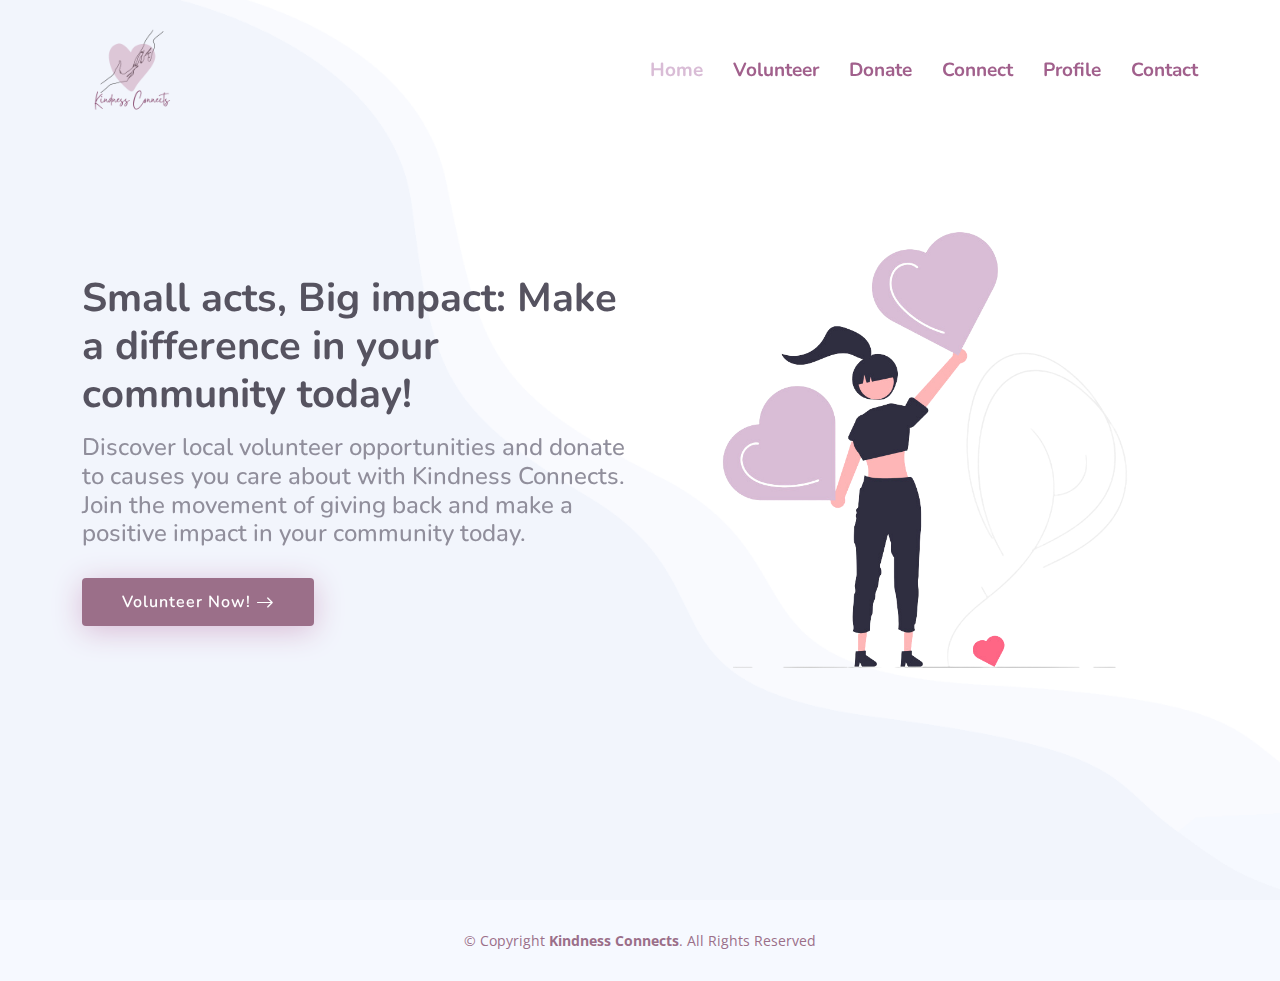
<file: index.html>
<!DOCTYPE html>
<html lang="en">

<head>
  <meta charset="utf-8">
  <meta content="width=device-width, initial-scale=1.0" name="viewport">

  <title>Kindness Connects</title>
  <meta content="" name="description">
  <meta content="" name="keywords">

  <!-- Favicons -->
  <link href="assets/img/logo.png" rel="icon">
  <link href="assets/img/apple-touch-icon.png" rel="apple-touch-icon">

  <!-- Google Fonts -->
  <link href="https://fonts.googleapis.com/css?family=Open+Sans:300,300i,400,400i,600,600i,700,700i|Nunito:300,300i,400,400i,600,600i,700,700i|Poppins:300,300i,400,400i,500,500i,600,600i,700,700i" rel="stylesheet">

  <!-- Vendor CSS Files -->
  <link href="assets/vendor/aos/aos.css" rel="stylesheet">
  <link href="assets/vendor/bootstrap/css/bootstrap.min.css" rel="stylesheet">
  <link href="assets/vendor/bootstrap-icons/bootstrap-icons.css" rel="stylesheet">
  <link href="assets/vendor/glightbox/css/glightbox.min.css" rel="stylesheet">
  <link href="assets/vendor/remixicon/remixicon.css" rel="stylesheet">
  <link href="assets/vendor/swiper/swiper-bundle.min.css" rel="stylesheet">

  <!-- Template Main CSS File -->
  <link href="assets/css/style.css" rel="stylesheet">

  <!-- =======================================================
  * Template Name: FlexStart
  * Updated: Mar 10 2023 with Bootstrap v5.2.3
  * Template URL: https://bootstrapmade.com/flexstart-bootstrap-startup-template/
  * Author: BootstrapMade.com
  * License: https://bootstrapmade.com/license/
  ======================================================== -->
</head>

<body>

  <!-- ======= Header ======= -->
  <header id="header" class="header fixed-top">
    <div class="container-fluid container-xl d-flex align-items-center justify-content-between">

      <a href="index.html" class="logo d-flex align-items-center">
        <img src="assets/img/logo.png" alt="">
      </a>

      <nav id="navbar" class="navbar">
        <ul>
          <li><a class="nav-link scrollto active" href="#hero">Home</a></li>
          <li><a class="nav-link scrollto" href="volunteer.html">Volunteer</a></li>
          <li><a class="nav-link scrollto" href="#services">Donate</a></li>
          <li><a class="nav-link scrollto" href="#portfolio">Connect</a></li>
          <li><a class="nav-link scrollto" href="#team">Profile</a></li>
          <li><a class="nav-link scrollto" href="#contact">Contact</a></li>
        </ul>
        <i class="bi bi-list mobile-nav-toggle"></i>
      </nav><!-- .navbar -->

    </div>
  </header><!-- End Header -->

  <!-- ======= Hero Section ======= -->
  <section id="hero" class="hero d-flex align-items-center">

    <div class="container">
      <div class="row">
        <div class="col-lg-6 d-flex flex-column justify-content-center">
          <h1 data-aos="fade-up">Small acts, Big impact:
            Make a difference in your community today!</h1>
          <h2 data-aos="fade-up" data-aos-delay="400">Discover local volunteer opportunities and donate to causes you care about with Kindness Connects. Join the movement of giving back and make a positive impact in your community today.</h2>
          <div data-aos="fade-up" data-aos-delay="600">
            <div class="text-center text-lg-start">
              <a href="volunteer.html" class="btn-get-started scrollto d-inline-flex align-items-center justify-content-center align-self-center">
                <span>Volunteer Now!</span>
                <i class="bi bi-arrow-right"></i>
              </a>
            </div>
          </div>
        </div>
        <div class="col-lg-6 hero-img" data-aos="zoom-out" data-aos-delay="200">
          <img src="assets/img/home.png" class="img-fluid" alt="">
        </div>
      </div>
    </div>

  </section><!-- End Hero -->

  <!-- ======= Footer ======= -->
  <footer id="footer" class="footer">


    <div class="container">
      <div class="copyright">
        &copy; Copyright <strong><span>Kindness Connects</span></strong>. All Rights Reserved
      </div>
    </div>
  </footer><!-- End Footer -->

  <a href="#" class="back-to-top d-flex align-items-center justify-content-center"><i class="bi bi-arrow-up-short"></i></a>

  <!-- Vendor JS Files -->
  <script src="assets/vendor/purecounter/purecounter_vanilla.js"></script>
  <script src="assets/vendor/aos/aos.js"></script>
  <script src="assets/vendor/bootstrap/js/bootstrap.bundle.min.js"></script>
  <script src="assets/vendor/glightbox/js/glightbox.min.js"></script>
  <script src="assets/vendor/isotope-layout/isotope.pkgd.min.js"></script>
  <script src="assets/vendor/swiper/swiper-bundle.min.js"></script>
  <script src="assets/vendor/php-email-form/validate.js"></script>

  <!-- Template Main JS File -->
  <script src="assets/js/main.js"></script>

</body>

</html>
</file>
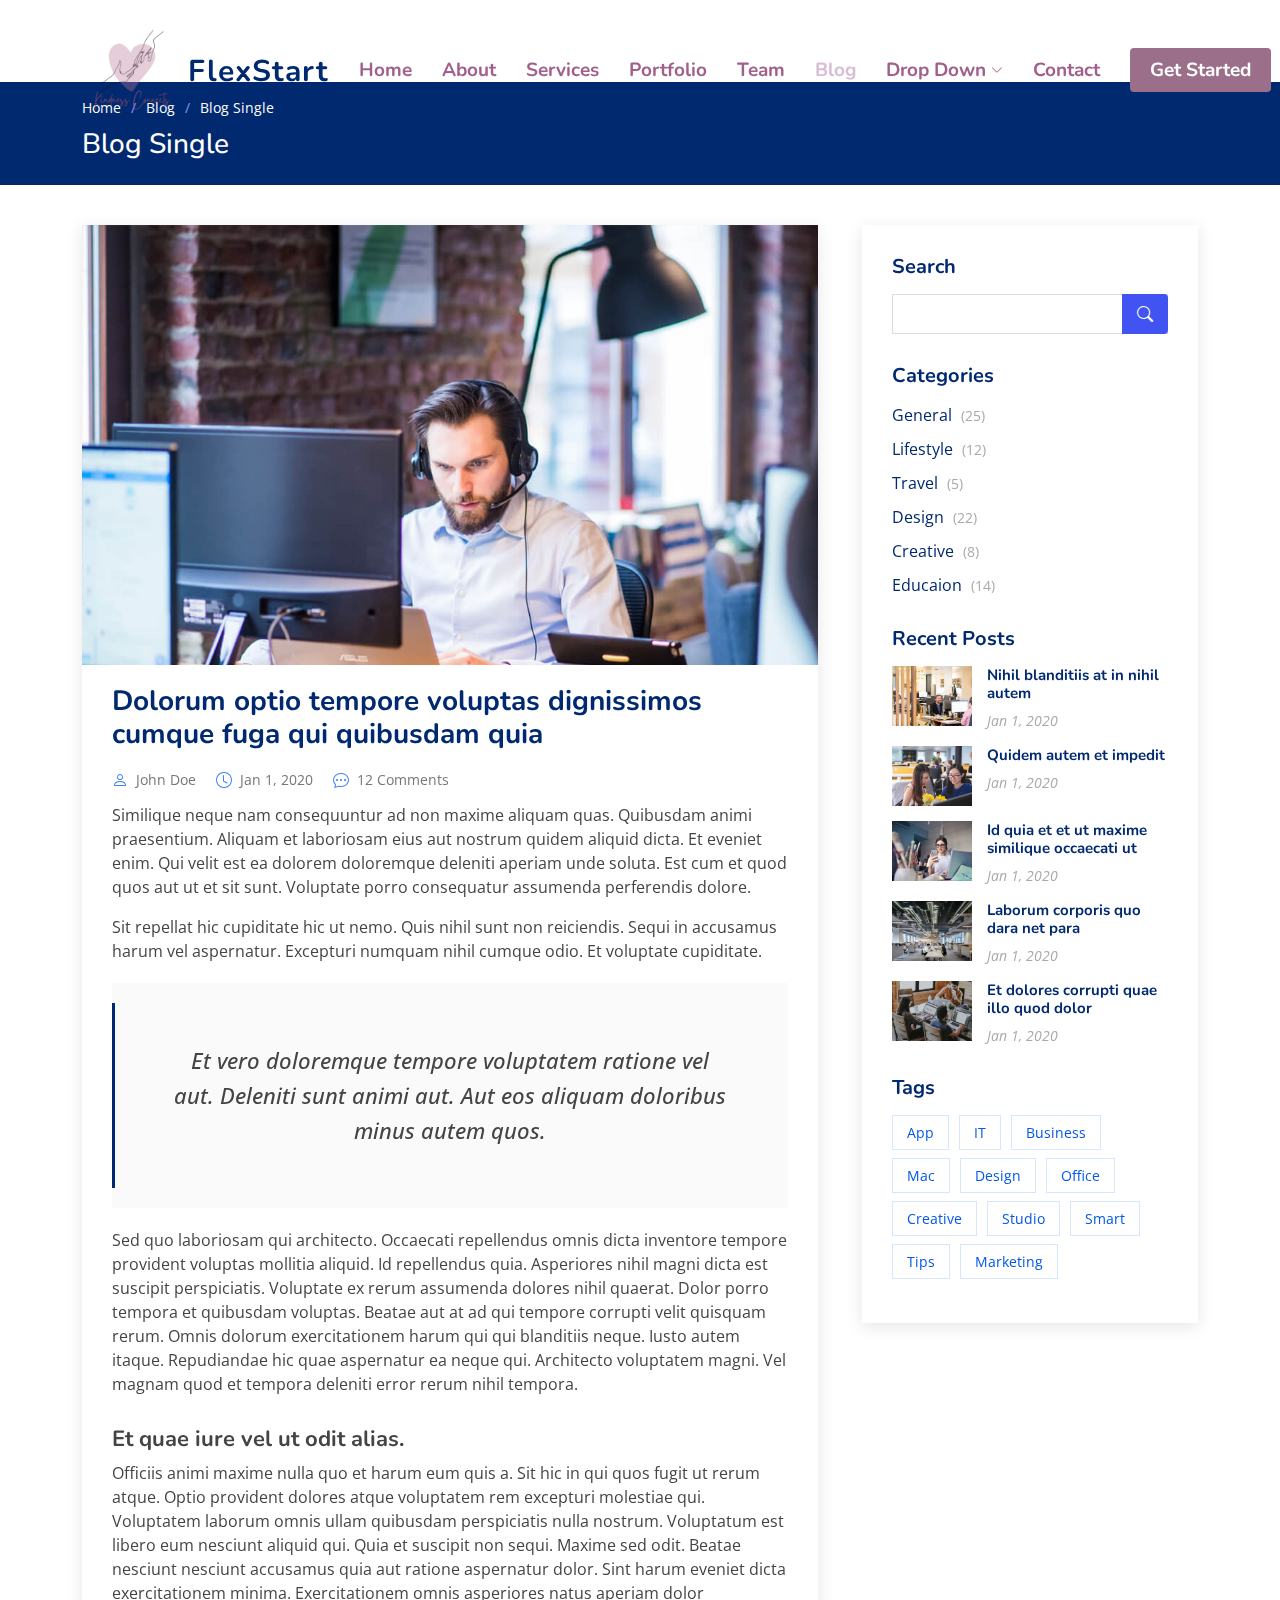
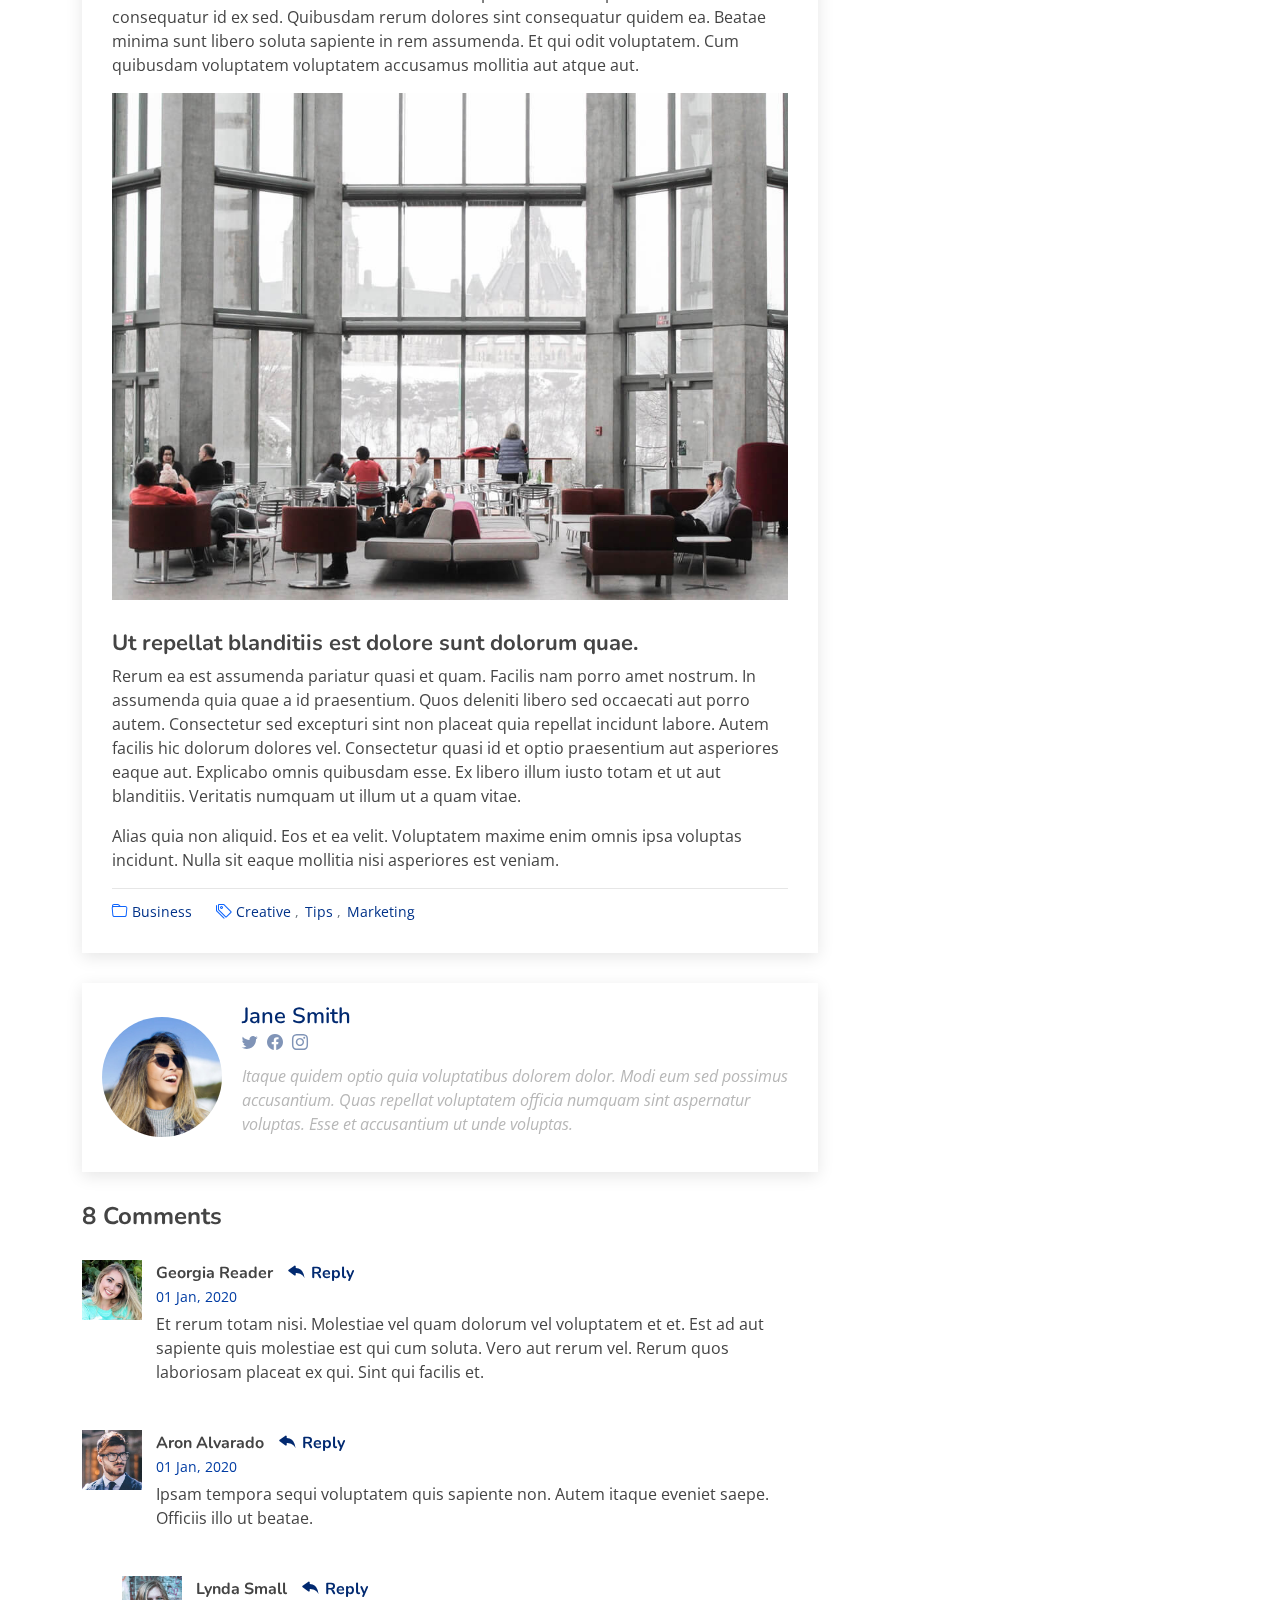
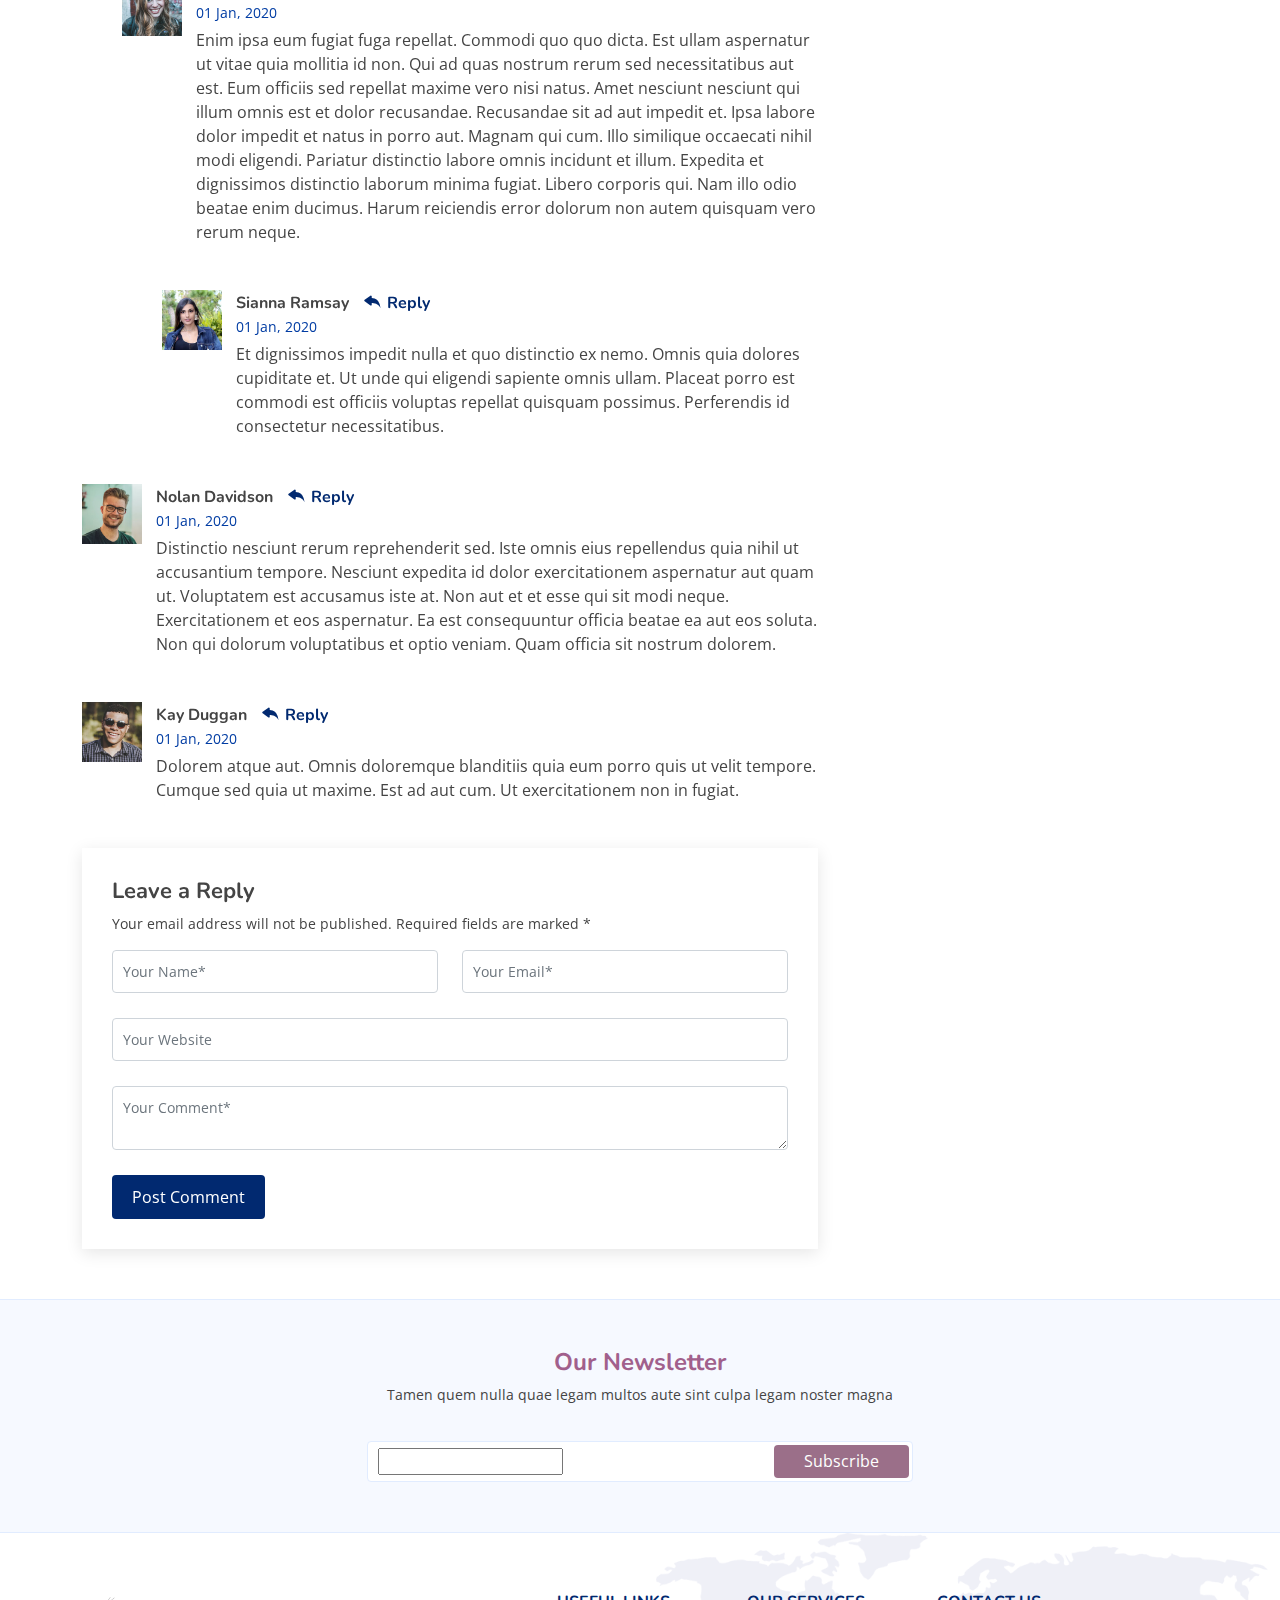
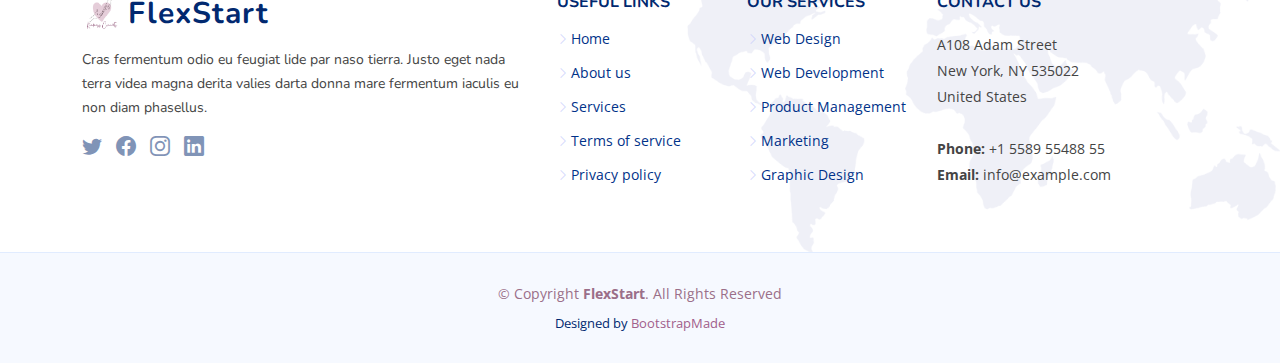
<file: blog-single.html>
<!DOCTYPE html>
<html lang="en">

<head>
  <meta charset="utf-8">
  <meta content="width=device-width, initial-scale=1.0" name="viewport">

  <title>Blog Single - FlexStart Bootstrap Template</title>
  <meta content="" name="description">
  <meta content="" name="keywords">

  <!-- Favicons -->
  <link href="assets/img/favicon.png" rel="icon">
  <link href="assets/img/apple-touch-icon.png" rel="apple-touch-icon">

  <!-- Google Fonts -->
  <link href="https://fonts.googleapis.com/css?family=Open+Sans:300,300i,400,400i,600,600i,700,700i|Nunito:300,300i,400,400i,600,600i,700,700i|Poppins:300,300i,400,400i,500,500i,600,600i,700,700i" rel="stylesheet">

  <!-- Vendor CSS Files -->
  <link href="assets/vendor/aos/aos.css" rel="stylesheet">
  <link href="assets/vendor/bootstrap/css/bootstrap.min.css" rel="stylesheet">
  <link href="assets/vendor/bootstrap-icons/bootstrap-icons.css" rel="stylesheet">
  <link href="assets/vendor/glightbox/css/glightbox.min.css" rel="stylesheet">
  <link href="assets/vendor/remixicon/remixicon.css" rel="stylesheet">
  <link href="assets/vendor/swiper/swiper-bundle.min.css" rel="stylesheet">

  <!-- Template Main CSS File -->
  <link href="assets/css/style.css" rel="stylesheet">

  <!-- =======================================================
  * Template Name: FlexStart
  * Updated: Mar 10 2023 with Bootstrap v5.2.3
  * Template URL: https://bootstrapmade.com/flexstart-bootstrap-startup-template/
  * Author: BootstrapMade.com
  * License: https://bootstrapmade.com/license/
  ======================================================== -->
</head>

<body>

  <!-- ======= Header ======= -->
  <header id="header" class="header fixed-top">
    <div class="container-fluid container-xl d-flex align-items-center justify-content-between">

      <a href="index.html" class="logo d-flex align-items-center">
        <img src="assets/img/logo.png" alt="">
        <span>FlexStart</span>
      </a>

      <nav id="navbar" class="navbar">
        <ul>
          <li><a class="nav-link scrollto " href="#hero">Home</a></li>
          <li><a class="nav-link scrollto" href="#about">About</a></li>
          <li><a class="nav-link scrollto" href="#services">Services</a></li>
          <li><a class="nav-link scrollto" href="#portfolio">Portfolio</a></li>
          <li><a class="nav-link scrollto" href="#team">Team</a></li>
          <li><a class="active" href="blog.html">Blog</a></li>
          <li class="dropdown"><a href="#"><span>Drop Down</span> <i class="bi bi-chevron-down"></i></a>
            <ul>
              <li><a href="#">Drop Down 1</a></li>
              <li class="dropdown"><a href="#"><span>Deep Drop Down</span> <i class="bi bi-chevron-right"></i></a>
                <ul>
                  <li><a href="#">Deep Drop Down 1</a></li>
                  <li><a href="#">Deep Drop Down 2</a></li>
                  <li><a href="#">Deep Drop Down 3</a></li>
                  <li><a href="#">Deep Drop Down 4</a></li>
                  <li><a href="#">Deep Drop Down 5</a></li>
                </ul>
              </li>
              <li><a href="#">Drop Down 2</a></li>
              <li><a href="#">Drop Down 3</a></li>
              <li><a href="#">Drop Down 4</a></li>
            </ul>
          </li>
          <li><a class="nav-link scrollto" href="#contact">Contact</a></li>
          <li><a class="getstarted scrollto" href="#about">Get Started</a></li>
        </ul>
        <i class="bi bi-list mobile-nav-toggle"></i>
      </nav><!-- .navbar -->

    </div>
  </header><!-- End Header -->

  <main id="main">

    <!-- ======= Breadcrumbs ======= -->
    <section class="breadcrumbs">
      <div class="container">

        <ol>
          <li><a href="index.html">Home</a></li>
          <li><a href="blog.html">Blog</a></li>
          <li>Blog Single</li>
        </ol>
        <h2>Blog Single</h2>

      </div>
    </section><!-- End Breadcrumbs -->

    <!-- ======= Blog Single Section ======= -->
    <section id="blog" class="blog">
      <div class="container" data-aos="fade-up">

        <div class="row">

          <div class="col-lg-8 entries">

            <article class="entry entry-single">

              <div class="entry-img">
                <img src="assets/img/blog/blog-1.jpg" alt="" class="img-fluid">
              </div>

              <h2 class="entry-title">
                <a href="blog-single.html">Dolorum optio tempore voluptas dignissimos cumque fuga qui quibusdam quia</a>
              </h2>

              <div class="entry-meta">
                <ul>
                  <li class="d-flex align-items-center"><i class="bi bi-person"></i> <a href="blog-single.html">John Doe</a></li>
                  <li class="d-flex align-items-center"><i class="bi bi-clock"></i> <a href="blog-single.html"><time datetime="2020-01-01">Jan 1, 2020</time></a></li>
                  <li class="d-flex align-items-center"><i class="bi bi-chat-dots"></i> <a href="blog-single.html">12 Comments</a></li>
                </ul>
              </div>

              <div class="entry-content">
                <p>
                  Similique neque nam consequuntur ad non maxime aliquam quas. Quibusdam animi praesentium. Aliquam et laboriosam eius aut nostrum quidem aliquid dicta.
                  Et eveniet enim. Qui velit est ea dolorem doloremque deleniti aperiam unde soluta. Est cum et quod quos aut ut et sit sunt. Voluptate porro consequatur assumenda perferendis dolore.
                </p>

                <p>
                  Sit repellat hic cupiditate hic ut nemo. Quis nihil sunt non reiciendis. Sequi in accusamus harum vel aspernatur. Excepturi numquam nihil cumque odio. Et voluptate cupiditate.
                </p>

                <blockquote>
                  <p>
                    Et vero doloremque tempore voluptatem ratione vel aut. Deleniti sunt animi aut. Aut eos aliquam doloribus minus autem quos.
                  </p>
                </blockquote>

                <p>
                  Sed quo laboriosam qui architecto. Occaecati repellendus omnis dicta inventore tempore provident voluptas mollitia aliquid. Id repellendus quia. Asperiores nihil magni dicta est suscipit perspiciatis. Voluptate ex rerum assumenda dolores nihil quaerat.
                  Dolor porro tempora et quibusdam voluptas. Beatae aut at ad qui tempore corrupti velit quisquam rerum. Omnis dolorum exercitationem harum qui qui blanditiis neque.
                  Iusto autem itaque. Repudiandae hic quae aspernatur ea neque qui. Architecto voluptatem magni. Vel magnam quod et tempora deleniti error rerum nihil tempora.
                </p>

                <h3>Et quae iure vel ut odit alias.</h3>
                <p>
                  Officiis animi maxime nulla quo et harum eum quis a. Sit hic in qui quos fugit ut rerum atque. Optio provident dolores atque voluptatem rem excepturi molestiae qui. Voluptatem laborum omnis ullam quibusdam perspiciatis nulla nostrum. Voluptatum est libero eum nesciunt aliquid qui.
                  Quia et suscipit non sequi. Maxime sed odit. Beatae nesciunt nesciunt accusamus quia aut ratione aspernatur dolor. Sint harum eveniet dicta exercitationem minima. Exercitationem omnis asperiores natus aperiam dolor consequatur id ex sed. Quibusdam rerum dolores sint consequatur quidem ea.
                  Beatae minima sunt libero soluta sapiente in rem assumenda. Et qui odit voluptatem. Cum quibusdam voluptatem voluptatem accusamus mollitia aut atque aut.
                </p>
                <img src="assets/img/blog/blog-inside-post.jpg" class="img-fluid" alt="">

                <h3>Ut repellat blanditiis est dolore sunt dolorum quae.</h3>
                <p>
                  Rerum ea est assumenda pariatur quasi et quam. Facilis nam porro amet nostrum. In assumenda quia quae a id praesentium. Quos deleniti libero sed occaecati aut porro autem. Consectetur sed excepturi sint non placeat quia repellat incidunt labore. Autem facilis hic dolorum dolores vel.
                  Consectetur quasi id et optio praesentium aut asperiores eaque aut. Explicabo omnis quibusdam esse. Ex libero illum iusto totam et ut aut blanditiis. Veritatis numquam ut illum ut a quam vitae.
                </p>
                <p>
                  Alias quia non aliquid. Eos et ea velit. Voluptatem maxime enim omnis ipsa voluptas incidunt. Nulla sit eaque mollitia nisi asperiores est veniam.
                </p>

              </div>

              <div class="entry-footer">
                <i class="bi bi-folder"></i>
                <ul class="cats">
                  <li><a href="#">Business</a></li>
                </ul>

                <i class="bi bi-tags"></i>
                <ul class="tags">
                  <li><a href="#">Creative</a></li>
                  <li><a href="#">Tips</a></li>
                  <li><a href="#">Marketing</a></li>
                </ul>
              </div>

            </article><!-- End blog entry -->

            <div class="blog-author d-flex align-items-center">
              <img src="assets/img/blog/blog-author.jpg" class="rounded-circle float-left" alt="">
              <div>
                <h4>Jane Smith</h4>
                <div class="social-links">
                  <a href="https://twitters.com/#"><i class="bi bi-twitter"></i></a>
                  <a href="https://facebook.com/#"><i class="bi bi-facebook"></i></a>
                  <a href="https://instagram.com/#"><i class="biu bi-instagram"></i></a>
                </div>
                <p>
                  Itaque quidem optio quia voluptatibus dolorem dolor. Modi eum sed possimus accusantium. Quas repellat voluptatem officia numquam sint aspernatur voluptas. Esse et accusantium ut unde voluptas.
                </p>
              </div>
            </div><!-- End blog author bio -->

            <div class="blog-comments">

              <h4 class="comments-count">8 Comments</h4>

              <div id="comment-1" class="comment">
                <div class="d-flex">
                  <div class="comment-img"><img src="assets/img/blog/comments-1.jpg" alt=""></div>
                  <div>
                    <h5><a href="">Georgia Reader</a> <a href="#" class="reply"><i class="bi bi-reply-fill"></i> Reply</a></h5>
                    <time datetime="2020-01-01">01 Jan, 2020</time>
                    <p>
                      Et rerum totam nisi. Molestiae vel quam dolorum vel voluptatem et et. Est ad aut sapiente quis molestiae est qui cum soluta.
                      Vero aut rerum vel. Rerum quos laboriosam placeat ex qui. Sint qui facilis et.
                    </p>
                  </div>
                </div>
              </div><!-- End comment #1 -->

              <div id="comment-2" class="comment">
                <div class="d-flex">
                  <div class="comment-img"><img src="assets/img/blog/comments-2.jpg" alt=""></div>
                  <div>
                    <h5><a href="">Aron Alvarado</a> <a href="#" class="reply"><i class="bi bi-reply-fill"></i> Reply</a></h5>
                    <time datetime="2020-01-01">01 Jan, 2020</time>
                    <p>
                      Ipsam tempora sequi voluptatem quis sapiente non. Autem itaque eveniet saepe. Officiis illo ut beatae.
                    </p>
                  </div>
                </div>

                <div id="comment-reply-1" class="comment comment-reply">
                  <div class="d-flex">
                    <div class="comment-img"><img src="assets/img/blog/comments-3.jpg" alt=""></div>
                    <div>
                      <h5><a href="">Lynda Small</a> <a href="#" class="reply"><i class="bi bi-reply-fill"></i> Reply</a></h5>
                      <time datetime="2020-01-01">01 Jan, 2020</time>
                      <p>
                        Enim ipsa eum fugiat fuga repellat. Commodi quo quo dicta. Est ullam aspernatur ut vitae quia mollitia id non. Qui ad quas nostrum rerum sed necessitatibus aut est. Eum officiis sed repellat maxime vero nisi natus. Amet nesciunt nesciunt qui illum omnis est et dolor recusandae.

                        Recusandae sit ad aut impedit et. Ipsa labore dolor impedit et natus in porro aut. Magnam qui cum. Illo similique occaecati nihil modi eligendi. Pariatur distinctio labore omnis incidunt et illum. Expedita et dignissimos distinctio laborum minima fugiat.

                        Libero corporis qui. Nam illo odio beatae enim ducimus. Harum reiciendis error dolorum non autem quisquam vero rerum neque.
                      </p>
                    </div>
                  </div>

                  <div id="comment-reply-2" class="comment comment-reply">
                    <div class="d-flex">
                      <div class="comment-img"><img src="assets/img/blog/comments-4.jpg" alt=""></div>
                      <div>
                        <h5><a href="">Sianna Ramsay</a> <a href="#" class="reply"><i class="bi bi-reply-fill"></i> Reply</a></h5>
                        <time datetime="2020-01-01">01 Jan, 2020</time>
                        <p>
                          Et dignissimos impedit nulla et quo distinctio ex nemo. Omnis quia dolores cupiditate et. Ut unde qui eligendi sapiente omnis ullam. Placeat porro est commodi est officiis voluptas repellat quisquam possimus. Perferendis id consectetur necessitatibus.
                        </p>
                      </div>
                    </div>

                  </div><!-- End comment reply #2-->

                </div><!-- End comment reply #1-->

              </div><!-- End comment #2-->

              <div id="comment-3" class="comment">
                <div class="d-flex">
                  <div class="comment-img"><img src="assets/img/blog/comments-5.jpg" alt=""></div>
                  <div>
                    <h5><a href="">Nolan Davidson</a> <a href="#" class="reply"><i class="bi bi-reply-fill"></i> Reply</a></h5>
                    <time datetime="2020-01-01">01 Jan, 2020</time>
                    <p>
                      Distinctio nesciunt rerum reprehenderit sed. Iste omnis eius repellendus quia nihil ut accusantium tempore. Nesciunt expedita id dolor exercitationem aspernatur aut quam ut. Voluptatem est accusamus iste at.
                      Non aut et et esse qui sit modi neque. Exercitationem et eos aspernatur. Ea est consequuntur officia beatae ea aut eos soluta. Non qui dolorum voluptatibus et optio veniam. Quam officia sit nostrum dolorem.
                    </p>
                  </div>
                </div>

              </div><!-- End comment #3 -->

              <div id="comment-4" class="comment">
                <div class="d-flex">
                  <div class="comment-img"><img src="assets/img/blog/comments-6.jpg" alt=""></div>
                  <div>
                    <h5><a href="">Kay Duggan</a> <a href="#" class="reply"><i class="bi bi-reply-fill"></i> Reply</a></h5>
                    <time datetime="2020-01-01">01 Jan, 2020</time>
                    <p>
                      Dolorem atque aut. Omnis doloremque blanditiis quia eum porro quis ut velit tempore. Cumque sed quia ut maxime. Est ad aut cum. Ut exercitationem non in fugiat.
                    </p>
                  </div>
                </div>

              </div><!-- End comment #4 -->

              <div class="reply-form">
                <h4>Leave a Reply</h4>
                <p>Your email address will not be published. Required fields are marked * </p>
                <form action="">
                  <div class="row">
                    <div class="col-md-6 form-group">
                      <input name="name" type="text" class="form-control" placeholder="Your Name*">
                    </div>
                    <div class="col-md-6 form-group">
                      <input name="email" type="text" class="form-control" placeholder="Your Email*">
                    </div>
                  </div>
                  <div class="row">
                    <div class="col form-group">
                      <input name="website" type="text" class="form-control" placeholder="Your Website">
                    </div>
                  </div>
                  <div class="row">
                    <div class="col form-group">
                      <textarea name="comment" class="form-control" placeholder="Your Comment*"></textarea>
                    </div>
                  </div>
                  <button type="submit" class="btn btn-primary">Post Comment</button>

                </form>

              </div>

            </div><!-- End blog comments -->

          </div><!-- End blog entries list -->

          <div class="col-lg-4">

            <div class="sidebar">

              <h3 class="sidebar-title">Search</h3>
              <div class="sidebar-item search-form">
                <form action="">
                  <input type="text">
                  <button type="submit"><i class="bi bi-search"></i></button>
                </form>
              </div><!-- End sidebar search formn-->

              <h3 class="sidebar-title">Categories</h3>
              <div class="sidebar-item categories">
                <ul>
                  <li><a href="#">General <span>(25)</span></a></li>
                  <li><a href="#">Lifestyle <span>(12)</span></a></li>
                  <li><a href="#">Travel <span>(5)</span></a></li>
                  <li><a href="#">Design <span>(22)</span></a></li>
                  <li><a href="#">Creative <span>(8)</span></a></li>
                  <li><a href="#">Educaion <span>(14)</span></a></li>
                </ul>
              </div><!-- End sidebar categories-->

              <h3 class="sidebar-title">Recent Posts</h3>
              <div class="sidebar-item recent-posts">
                <div class="post-item clearfix">
                  <img src="assets/img/blog/blog-recent-1.jpg" alt="">
                  <h4><a href="blog-single.html">Nihil blanditiis at in nihil autem</a></h4>
                  <time datetime="2020-01-01">Jan 1, 2020</time>
                </div>

                <div class="post-item clearfix">
                  <img src="assets/img/blog/blog-recent-2.jpg" alt="">
                  <h4><a href="blog-single.html">Quidem autem et impedit</a></h4>
                  <time datetime="2020-01-01">Jan 1, 2020</time>
                </div>

                <div class="post-item clearfix">
                  <img src="assets/img/blog/blog-recent-3.jpg" alt="">
                  <h4><a href="blog-single.html">Id quia et et ut maxime similique occaecati ut</a></h4>
                  <time datetime="2020-01-01">Jan 1, 2020</time>
                </div>

                <div class="post-item clearfix">
                  <img src="assets/img/blog/blog-recent-4.jpg" alt="">
                  <h4><a href="blog-single.html">Laborum corporis quo dara net para</a></h4>
                  <time datetime="2020-01-01">Jan 1, 2020</time>
                </div>

                <div class="post-item clearfix">
                  <img src="assets/img/blog/blog-recent-5.jpg" alt="">
                  <h4><a href="blog-single.html">Et dolores corrupti quae illo quod dolor</a></h4>
                  <time datetime="2020-01-01">Jan 1, 2020</time>
                </div>

              </div><!-- End sidebar recent posts-->

              <h3 class="sidebar-title">Tags</h3>
              <div class="sidebar-item tags">
                <ul>
                  <li><a href="#">App</a></li>
                  <li><a href="#">IT</a></li>
                  <li><a href="#">Business</a></li>
                  <li><a href="#">Mac</a></li>
                  <li><a href="#">Design</a></li>
                  <li><a href="#">Office</a></li>
                  <li><a href="#">Creative</a></li>
                  <li><a href="#">Studio</a></li>
                  <li><a href="#">Smart</a></li>
                  <li><a href="#">Tips</a></li>
                  <li><a href="#">Marketing</a></li>
                </ul>
              </div><!-- End sidebar tags-->

            </div><!-- End sidebar -->

          </div><!-- End blog sidebar -->

        </div>

      </div>
    </section><!-- End Blog Single Section -->

  </main><!-- End #main -->

  <!-- ======= Footer ======= -->
  <footer id="footer" class="footer">

    <div class="footer-newsletter">
      <div class="container">
        <div class="row justify-content-center">
          <div class="col-lg-12 text-center">
            <h4>Our Newsletter</h4>
            <p>Tamen quem nulla quae legam multos aute sint culpa legam noster magna</p>
          </div>
          <div class="col-lg-6">
            <form action="" method="post">
              <input type="email" name="email"><input type="submit" value="Subscribe">
            </form>
          </div>
        </div>
      </div>
    </div>

    <div class="footer-top">
      <div class="container">
        <div class="row gy-4">
          <div class="col-lg-5 col-md-12 footer-info">
            <a href="index.html" class="logo d-flex align-items-center">
              <img src="assets/img/logo.png" alt="">
              <span>FlexStart</span>
            </a>
            <p>Cras fermentum odio eu feugiat lide par naso tierra. Justo eget nada terra videa magna derita valies darta donna mare fermentum iaculis eu non diam phasellus.</p>
            <div class="social-links mt-3">
              <a href="#" class="twitter"><i class="bi bi-twitter"></i></a>
              <a href="#" class="facebook"><i class="bi bi-facebook"></i></a>
              <a href="#" class="instagram"><i class="bi bi-instagram"></i></a>
              <a href="#" class="linkedin"><i class="bi bi-linkedin"></i></a>
            </div>
          </div>

          <div class="col-lg-2 col-6 footer-links">
            <h4>Useful Links</h4>
            <ul>
              <li><i class="bi bi-chevron-right"></i> <a href="#">Home</a></li>
              <li><i class="bi bi-chevron-right"></i> <a href="#">About us</a></li>
              <li><i class="bi bi-chevron-right"></i> <a href="#">Services</a></li>
              <li><i class="bi bi-chevron-right"></i> <a href="#">Terms of service</a></li>
              <li><i class="bi bi-chevron-right"></i> <a href="#">Privacy policy</a></li>
            </ul>
          </div>

          <div class="col-lg-2 col-6 footer-links">
            <h4>Our Services</h4>
            <ul>
              <li><i class="bi bi-chevron-right"></i> <a href="#">Web Design</a></li>
              <li><i class="bi bi-chevron-right"></i> <a href="#">Web Development</a></li>
              <li><i class="bi bi-chevron-right"></i> <a href="#">Product Management</a></li>
              <li><i class="bi bi-chevron-right"></i> <a href="#">Marketing</a></li>
              <li><i class="bi bi-chevron-right"></i> <a href="#">Graphic Design</a></li>
            </ul>
          </div>

          <div class="col-lg-3 col-md-12 footer-contact text-center text-md-start">
            <h4>Contact Us</h4>
            <p>
              A108 Adam Street <br>
              New York, NY 535022<br>
              United States <br><br>
              <strong>Phone:</strong> +1 5589 55488 55<br>
              <strong>Email:</strong> info@example.com<br>
            </p>

          </div>

        </div>
      </div>
    </div>

    <div class="container">
      <div class="copyright">
        &copy; Copyright <strong><span>FlexStart</span></strong>. All Rights Reserved
      </div>
      <div class="credits">
        <!-- All the links in the footer should remain intact. -->
        <!-- You can delete the links only if you purchased the pro version. -->
        <!-- Licensing information: https://bootstrapmade.com/license/ -->
        <!-- Purchase the pro version with working PHP/AJAX contact form: https://bootstrapmade.com/flexstart-bootstrap-startup-template/ -->
        Designed by <a href="https://bootstrapmade.com/">BootstrapMade</a>
      </div>
    </div>
  </footer><!-- End Footer -->

  <a href="#" class="back-to-top d-flex align-items-center justify-content-center"><i class="bi bi-arrow-up-short"></i></a>

  <!-- Vendor JS Files -->
  <script src="assets/vendor/purecounter/purecounter_vanilla.js"></script>
  <script src="assets/vendor/aos/aos.js"></script>
  <script src="assets/vendor/bootstrap/js/bootstrap.bundle.min.js"></script>
  <script src="assets/vendor/glightbox/js/glightbox.min.js"></script>
  <script src="assets/vendor/isotope-layout/isotope.pkgd.min.js"></script>
  <script src="assets/vendor/swiper/swiper-bundle.min.js"></script>
  <script src="assets/vendor/php-email-form/validate.js"></script>

  <!-- Template Main JS File -->
  <script src="assets/js/main.js"></script>

</body>

</html>
</file>
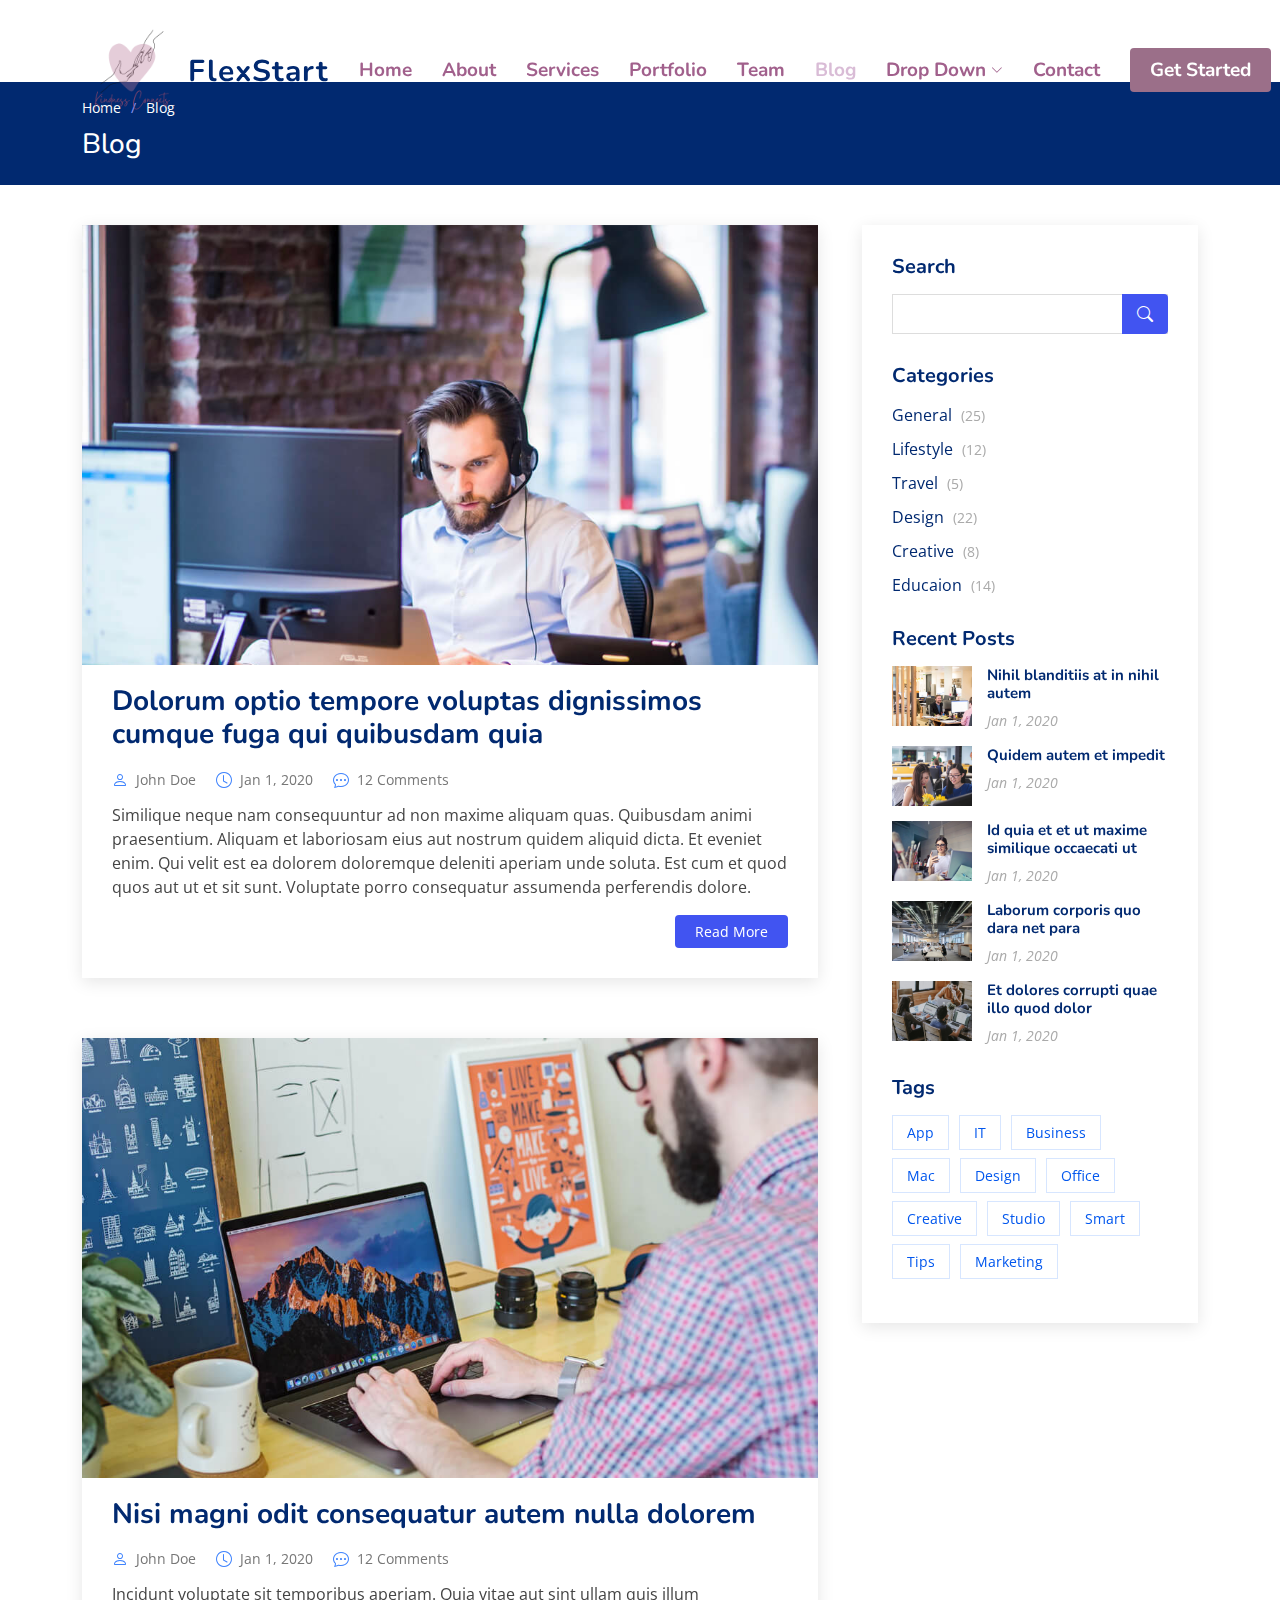
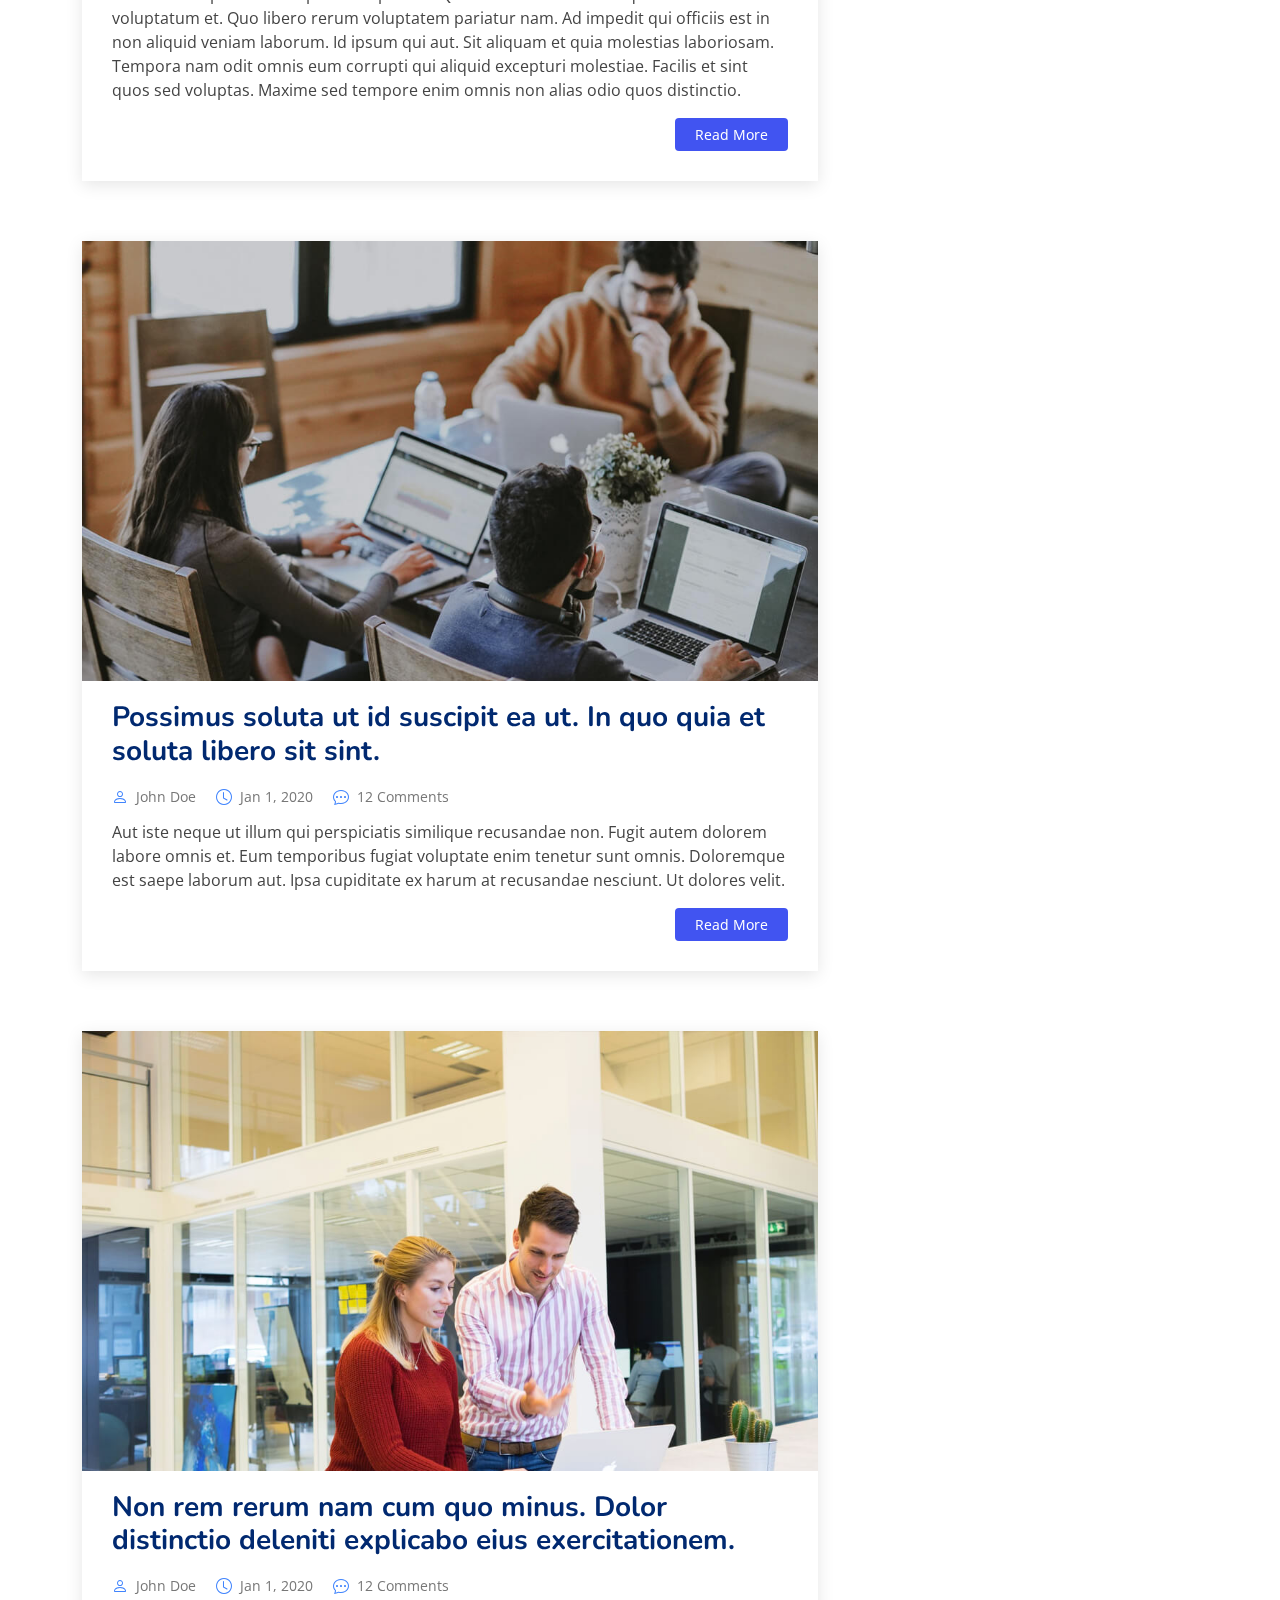
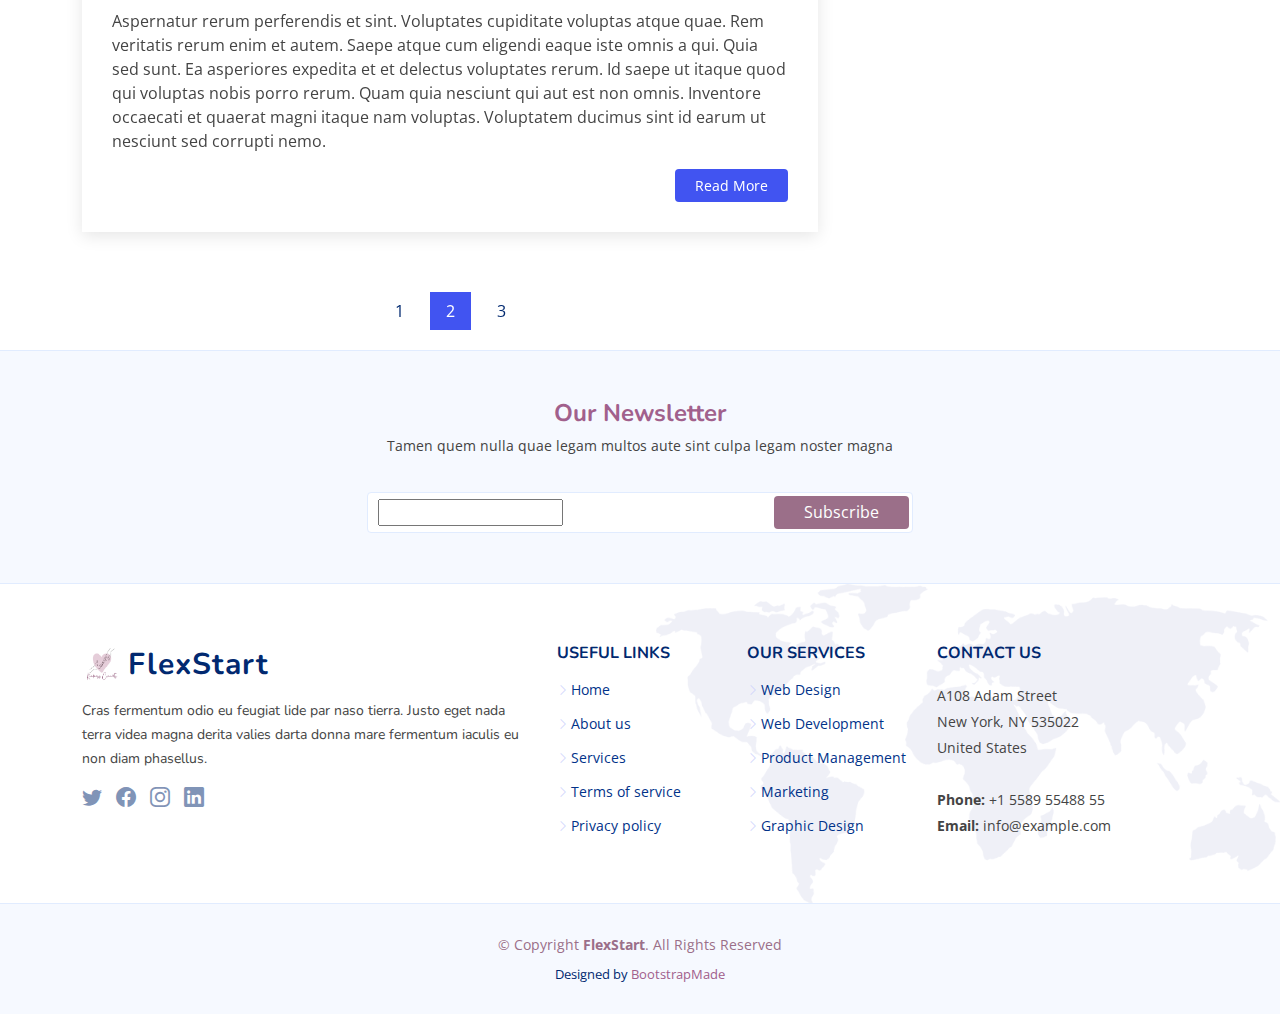
<file: blog.html>
<!DOCTYPE html>
<html lang="en">

<head>
  <meta charset="utf-8">
  <meta content="width=device-width, initial-scale=1.0" name="viewport">

  <title>Blog - FlexStart Bootstrap Template</title>
  <meta content="" name="description">
  <meta content="" name="keywords">

  <!-- Favicons -->
  <link href="assets/img/favicon.png" rel="icon">
  <link href="assets/img/apple-touch-icon.png" rel="apple-touch-icon">

  <!-- Google Fonts -->
  <link href="https://fonts.googleapis.com/css?family=Open+Sans:300,300i,400,400i,600,600i,700,700i|Nunito:300,300i,400,400i,600,600i,700,700i|Poppins:300,300i,400,400i,500,500i,600,600i,700,700i" rel="stylesheet">

  <!-- Vendor CSS Files -->
  <link href="assets/vendor/aos/aos.css" rel="stylesheet">
  <link href="assets/vendor/bootstrap/css/bootstrap.min.css" rel="stylesheet">
  <link href="assets/vendor/bootstrap-icons/bootstrap-icons.css" rel="stylesheet">
  <link href="assets/vendor/glightbox/css/glightbox.min.css" rel="stylesheet">
  <link href="assets/vendor/remixicon/remixicon.css" rel="stylesheet">
  <link href="assets/vendor/swiper/swiper-bundle.min.css" rel="stylesheet">

  <!-- Template Main CSS File -->
  <link href="assets/css/style.css" rel="stylesheet">

  <!-- =======================================================
  * Template Name: FlexStart
  * Updated: Mar 10 2023 with Bootstrap v5.2.3
  * Template URL: https://bootstrapmade.com/flexstart-bootstrap-startup-template/
  * Author: BootstrapMade.com
  * License: https://bootstrapmade.com/license/
  ======================================================== -->
</head>

<body>

  <!-- ======= Header ======= -->
  <header id="header" class="header fixed-top">
    <div class="container-fluid container-xl d-flex align-items-center justify-content-between">

      <a href="index.html" class="logo d-flex align-items-center">
        <img src="assets/img/logo.png" alt="">
        <span>FlexStart</span>
      </a>

      <nav id="navbar" class="navbar">
        <ul>
          <li><a class="nav-link scrollto " href="#hero">Home</a></li>
          <li><a class="nav-link scrollto" href="#about">About</a></li>
          <li><a class="nav-link scrollto" href="#services">Services</a></li>
          <li><a class="nav-link scrollto" href="#portfolio">Portfolio</a></li>
          <li><a class="nav-link scrollto" href="#team">Team</a></li>
          <li><a class="active" href="blog.html">Blog</a></li>
          <li class="dropdown"><a href="#"><span>Drop Down</span> <i class="bi bi-chevron-down"></i></a>
            <ul>
              <li><a href="#">Drop Down 1</a></li>
              <li class="dropdown"><a href="#"><span>Deep Drop Down</span> <i class="bi bi-chevron-right"></i></a>
                <ul>
                  <li><a href="#">Deep Drop Down 1</a></li>
                  <li><a href="#">Deep Drop Down 2</a></li>
                  <li><a href="#">Deep Drop Down 3</a></li>
                  <li><a href="#">Deep Drop Down 4</a></li>
                  <li><a href="#">Deep Drop Down 5</a></li>
                </ul>
              </li>
              <li><a href="#">Drop Down 2</a></li>
              <li><a href="#">Drop Down 3</a></li>
              <li><a href="#">Drop Down 4</a></li>
            </ul>
          </li>
          <li><a class="nav-link scrollto" href="#contact">Contact</a></li>
          <li><a class="getstarted scrollto" href="#about">Get Started</a></li>
        </ul>
        <i class="bi bi-list mobile-nav-toggle"></i>
      </nav><!-- .navbar -->

    </div>
  </header><!-- End Header -->

  <main id="main">

    <!-- ======= Breadcrumbs ======= -->
    <section class="breadcrumbs">
      <div class="container">

        <ol>
          <li><a href="index.html">Home</a></li>
          <li>Blog</li>
        </ol>
        <h2>Blog</h2>

      </div>
    </section><!-- End Breadcrumbs -->

    <!-- ======= Blog Section ======= -->
    <section id="blog" class="blog">
      <div class="container" data-aos="fade-up">

        <div class="row">

          <div class="col-lg-8 entries">

            <article class="entry">

              <div class="entry-img">
                <img src="assets/img/blog/blog-1.jpg" alt="" class="img-fluid">
              </div>

              <h2 class="entry-title">
                <a href="blog-single.html">Dolorum optio tempore voluptas dignissimos cumque fuga qui quibusdam quia</a>
              </h2>

              <div class="entry-meta">
                <ul>
                  <li class="d-flex align-items-center"><i class="bi bi-person"></i> <a href="blog-single.html">John Doe</a></li>
                  <li class="d-flex align-items-center"><i class="bi bi-clock"></i> <a href="blog-single.html"><time datetime="2020-01-01">Jan 1, 2020</time></a></li>
                  <li class="d-flex align-items-center"><i class="bi bi-chat-dots"></i> <a href="blog-single.html">12 Comments</a></li>
                </ul>
              </div>

              <div class="entry-content">
                <p>
                  Similique neque nam consequuntur ad non maxime aliquam quas. Quibusdam animi praesentium. Aliquam et laboriosam eius aut nostrum quidem aliquid dicta.
                  Et eveniet enim. Qui velit est ea dolorem doloremque deleniti aperiam unde soluta. Est cum et quod quos aut ut et sit sunt. Voluptate porro consequatur assumenda perferendis dolore.
                </p>
                <div class="read-more">
                  <a href="blog-single.html">Read More</a>
                </div>
              </div>

            </article><!-- End blog entry -->

            <article class="entry">

              <div class="entry-img">
                <img src="assets/img/blog/blog-2.jpg" alt="" class="img-fluid">
              </div>

              <h2 class="entry-title">
                <a href="blog-single.html">Nisi magni odit consequatur autem nulla dolorem</a>
              </h2>

              <div class="entry-meta">
                <ul>
                  <li class="d-flex align-items-center"><i class="bi bi-person"></i> <a href="blog-single.html">John Doe</a></li>
                  <li class="d-flex align-items-center"><i class="bi bi-clock"></i> <a href="blog-single.html"><time datetime="2020-01-01">Jan 1, 2020</time></a></li>
                  <li class="d-flex align-items-center"><i class="bi bi-chat-dots"></i> <a href="blog-single.html">12 Comments</a></li>
                </ul>
              </div>

              <div class="entry-content">
                <p>
                  Incidunt voluptate sit temporibus aperiam. Quia vitae aut sint ullam quis illum voluptatum et. Quo libero rerum voluptatem pariatur nam.
                  Ad impedit qui officiis est in non aliquid veniam laborum. Id ipsum qui aut. Sit aliquam et quia molestias laboriosam. Tempora nam odit omnis eum corrupti qui aliquid excepturi molestiae. Facilis et sint quos sed voluptas. Maxime sed tempore enim omnis non alias odio quos distinctio.
                </p>
                <div class="read-more">
                  <a href="blog-single.html">Read More</a>
                </div>
              </div>

            </article><!-- End blog entry -->

            <article class="entry">

              <div class="entry-img">
                <img src="assets/img/blog/blog-3.jpg" alt="" class="img-fluid">
              </div>

              <h2 class="entry-title">
                <a href="blog-single.html">Possimus soluta ut id suscipit ea ut. In quo quia et soluta libero sit sint.</a>
              </h2>

              <div class="entry-meta">
                <ul>
                  <li class="d-flex align-items-center"><i class="bi bi-person"></i> <a href="blog-single.html">John Doe</a></li>
                  <li class="d-flex align-items-center"><i class="bi bi-clock"></i> <a href="blog-single.html"><time datetime="2020-01-01">Jan 1, 2020</time></a></li>
                  <li class="d-flex align-items-center"><i class="bi bi-chat-dots"></i> <a href="blog-single.html">12 Comments</a></li>
                </ul>
              </div>

              <div class="entry-content">
                <p>
                  Aut iste neque ut illum qui perspiciatis similique recusandae non. Fugit autem dolorem labore omnis et. Eum temporibus fugiat voluptate enim tenetur sunt omnis.
                  Doloremque est saepe laborum aut. Ipsa cupiditate ex harum at recusandae nesciunt. Ut dolores velit.
                </p>
                <div class="read-more">
                  <a href="blog-single.html">Read More</a>
                </div>
              </div>

            </article><!-- End blog entry -->

            <article class="entry">

              <div class="entry-img">
                <img src="assets/img/blog/blog-4.jpg" alt="" class="img-fluid">
              </div>

              <h2 class="entry-title">
                <a href="blog-single.html">Non rem rerum nam cum quo minus. Dolor distinctio deleniti explicabo eius exercitationem.</a>
              </h2>

              <div class="entry-meta">
                <ul>
                  <li class="d-flex align-items-center"><i class="bi bi-person"></i> <a href="blog-single.html">John Doe</a></li>
                  <li class="d-flex align-items-center"><i class="bi bi-clock"></i> <a href="blog-single.html"><time datetime="2020-01-01">Jan 1, 2020</time></a></li>
                  <li class="d-flex align-items-center"><i class="bi bi-chat-dots"></i> <a href="blog-single.html">12 Comments</a></li>
                </ul>
              </div>

              <div class="entry-content">
                <p>
                  Aspernatur rerum perferendis et sint. Voluptates cupiditate voluptas atque quae. Rem veritatis rerum enim et autem. Saepe atque cum eligendi eaque iste omnis a qui.
                  Quia sed sunt. Ea asperiores expedita et et delectus voluptates rerum. Id saepe ut itaque quod qui voluptas nobis porro rerum. Quam quia nesciunt qui aut est non omnis. Inventore occaecati et quaerat magni itaque nam voluptas. Voluptatem ducimus sint id earum ut nesciunt sed corrupti nemo.
                </p>
                <div class="read-more">
                  <a href="blog-single.html">Read More</a>
                </div>
              </div>

            </article><!-- End blog entry -->

            <div class="blog-pagination">
              <ul class="justify-content-center">
                <li><a href="#">1</a></li>
                <li class="active"><a href="#">2</a></li>
                <li><a href="#">3</a></li>
              </ul>
            </div>

          </div><!-- End blog entries list -->

          <div class="col-lg-4">

            <div class="sidebar">

              <h3 class="sidebar-title">Search</h3>
              <div class="sidebar-item search-form">
                <form action="">
                  <input type="text">
                  <button type="submit"><i class="bi bi-search"></i></button>
                </form>
              </div><!-- End sidebar search formn-->

              <h3 class="sidebar-title">Categories</h3>
              <div class="sidebar-item categories">
                <ul>
                  <li><a href="#">General <span>(25)</span></a></li>
                  <li><a href="#">Lifestyle <span>(12)</span></a></li>
                  <li><a href="#">Travel <span>(5)</span></a></li>
                  <li><a href="#">Design <span>(22)</span></a></li>
                  <li><a href="#">Creative <span>(8)</span></a></li>
                  <li><a href="#">Educaion <span>(14)</span></a></li>
                </ul>
              </div><!-- End sidebar categories-->

              <h3 class="sidebar-title">Recent Posts</h3>
              <div class="sidebar-item recent-posts">
                <div class="post-item clearfix">
                  <img src="assets/img/blog/blog-recent-1.jpg" alt="">
                  <h4><a href="blog-single.html">Nihil blanditiis at in nihil autem</a></h4>
                  <time datetime="2020-01-01">Jan 1, 2020</time>
                </div>

                <div class="post-item clearfix">
                  <img src="assets/img/blog/blog-recent-2.jpg" alt="">
                  <h4><a href="blog-single.html">Quidem autem et impedit</a></h4>
                  <time datetime="2020-01-01">Jan 1, 2020</time>
                </div>

                <div class="post-item clearfix">
                  <img src="assets/img/blog/blog-recent-3.jpg" alt="">
                  <h4><a href="blog-single.html">Id quia et et ut maxime similique occaecati ut</a></h4>
                  <time datetime="2020-01-01">Jan 1, 2020</time>
                </div>

                <div class="post-item clearfix">
                  <img src="assets/img/blog/blog-recent-4.jpg" alt="">
                  <h4><a href="blog-single.html">Laborum corporis quo dara net para</a></h4>
                  <time datetime="2020-01-01">Jan 1, 2020</time>
                </div>

                <div class="post-item clearfix">
                  <img src="assets/img/blog/blog-recent-5.jpg" alt="">
                  <h4><a href="blog-single.html">Et dolores corrupti quae illo quod dolor</a></h4>
                  <time datetime="2020-01-01">Jan 1, 2020</time>
                </div>

              </div><!-- End sidebar recent posts-->

              <h3 class="sidebar-title">Tags</h3>
              <div class="sidebar-item tags">
                <ul>
                  <li><a href="#">App</a></li>
                  <li><a href="#">IT</a></li>
                  <li><a href="#">Business</a></li>
                  <li><a href="#">Mac</a></li>
                  <li><a href="#">Design</a></li>
                  <li><a href="#">Office</a></li>
                  <li><a href="#">Creative</a></li>
                  <li><a href="#">Studio</a></li>
                  <li><a href="#">Smart</a></li>
                  <li><a href="#">Tips</a></li>
                  <li><a href="#">Marketing</a></li>
                </ul>
              </div><!-- End sidebar tags-->

            </div><!-- End sidebar -->

          </div><!-- End blog sidebar -->

        </div>

      </div>
    </section><!-- End Blog Section -->

  </main><!-- End #main -->

  <!-- ======= Footer ======= -->
  <footer id="footer" class="footer">

    <div class="footer-newsletter">
      <div class="container">
        <div class="row justify-content-center">
          <div class="col-lg-12 text-center">
            <h4>Our Newsletter</h4>
            <p>Tamen quem nulla quae legam multos aute sint culpa legam noster magna</p>
          </div>
          <div class="col-lg-6">
            <form action="" method="post">
              <input type="email" name="email"><input type="submit" value="Subscribe">
            </form>
          </div>
        </div>
      </div>
    </div>

    <div class="footer-top">
      <div class="container">
        <div class="row gy-4">
          <div class="col-lg-5 col-md-12 footer-info">
            <a href="index.html" class="logo d-flex align-items-center">
              <img src="assets/img/logo.png" alt="">
              <span>FlexStart</span>
            </a>
            <p>Cras fermentum odio eu feugiat lide par naso tierra. Justo eget nada terra videa magna derita valies darta donna mare fermentum iaculis eu non diam phasellus.</p>
            <div class="social-links mt-3">
              <a href="#" class="twitter"><i class="bi bi-twitter"></i></a>
              <a href="#" class="facebook"><i class="bi bi-facebook"></i></a>
              <a href="#" class="instagram"><i class="bi bi-instagram"></i></a>
              <a href="#" class="linkedin"><i class="bi bi-linkedin"></i></a>
            </div>
          </div>

          <div class="col-lg-2 col-6 footer-links">
            <h4>Useful Links</h4>
            <ul>
              <li><i class="bi bi-chevron-right"></i> <a href="#">Home</a></li>
              <li><i class="bi bi-chevron-right"></i> <a href="#">About us</a></li>
              <li><i class="bi bi-chevron-right"></i> <a href="#">Services</a></li>
              <li><i class="bi bi-chevron-right"></i> <a href="#">Terms of service</a></li>
              <li><i class="bi bi-chevron-right"></i> <a href="#">Privacy policy</a></li>
            </ul>
          </div>

          <div class="col-lg-2 col-6 footer-links">
            <h4>Our Services</h4>
            <ul>
              <li><i class="bi bi-chevron-right"></i> <a href="#">Web Design</a></li>
              <li><i class="bi bi-chevron-right"></i> <a href="#">Web Development</a></li>
              <li><i class="bi bi-chevron-right"></i> <a href="#">Product Management</a></li>
              <li><i class="bi bi-chevron-right"></i> <a href="#">Marketing</a></li>
              <li><i class="bi bi-chevron-right"></i> <a href="#">Graphic Design</a></li>
            </ul>
          </div>

          <div class="col-lg-3 col-md-12 footer-contact text-center text-md-start">
            <h4>Contact Us</h4>
            <p>
              A108 Adam Street <br>
              New York, NY 535022<br>
              United States <br><br>
              <strong>Phone:</strong> +1 5589 55488 55<br>
              <strong>Email:</strong> info@example.com<br>
            </p>

          </div>

        </div>
      </div>
    </div>

    <div class="container">
      <div class="copyright">
        &copy; Copyright <strong><span>FlexStart</span></strong>. All Rights Reserved
      </div>
      <div class="credits">
        <!-- All the links in the footer should remain intact. -->
        <!-- You can delete the links only if you purchased the pro version. -->
        <!-- Licensing information: https://bootstrapmade.com/license/ -->
        <!-- Purchase the pro version with working PHP/AJAX contact form: https://bootstrapmade.com/flexstart-bootstrap-startup-template/ -->
        Designed by <a href="https://bootstrapmade.com/">BootstrapMade</a>
      </div>
    </div>
  </footer><!-- End Footer -->

  <a href="#" class="back-to-top d-flex align-items-center justify-content-center"><i class="bi bi-arrow-up-short"></i></a>

  <!-- Vendor JS Files -->
  <script src="assets/vendor/purecounter/purecounter_vanilla.js"></script>
  <script src="assets/vendor/aos/aos.js"></script>
  <script src="assets/vendor/bootstrap/js/bootstrap.bundle.min.js"></script>
  <script src="assets/vendor/glightbox/js/glightbox.min.js"></script>
  <script src="assets/vendor/isotope-layout/isotope.pkgd.min.js"></script>
  <script src="assets/vendor/swiper/swiper-bundle.min.js"></script>
  <script src="assets/vendor/php-email-form/validate.js"></script>

  <!-- Template Main JS File -->
  <script src="assets/js/main.js"></script>

</body>

</html>
</file>
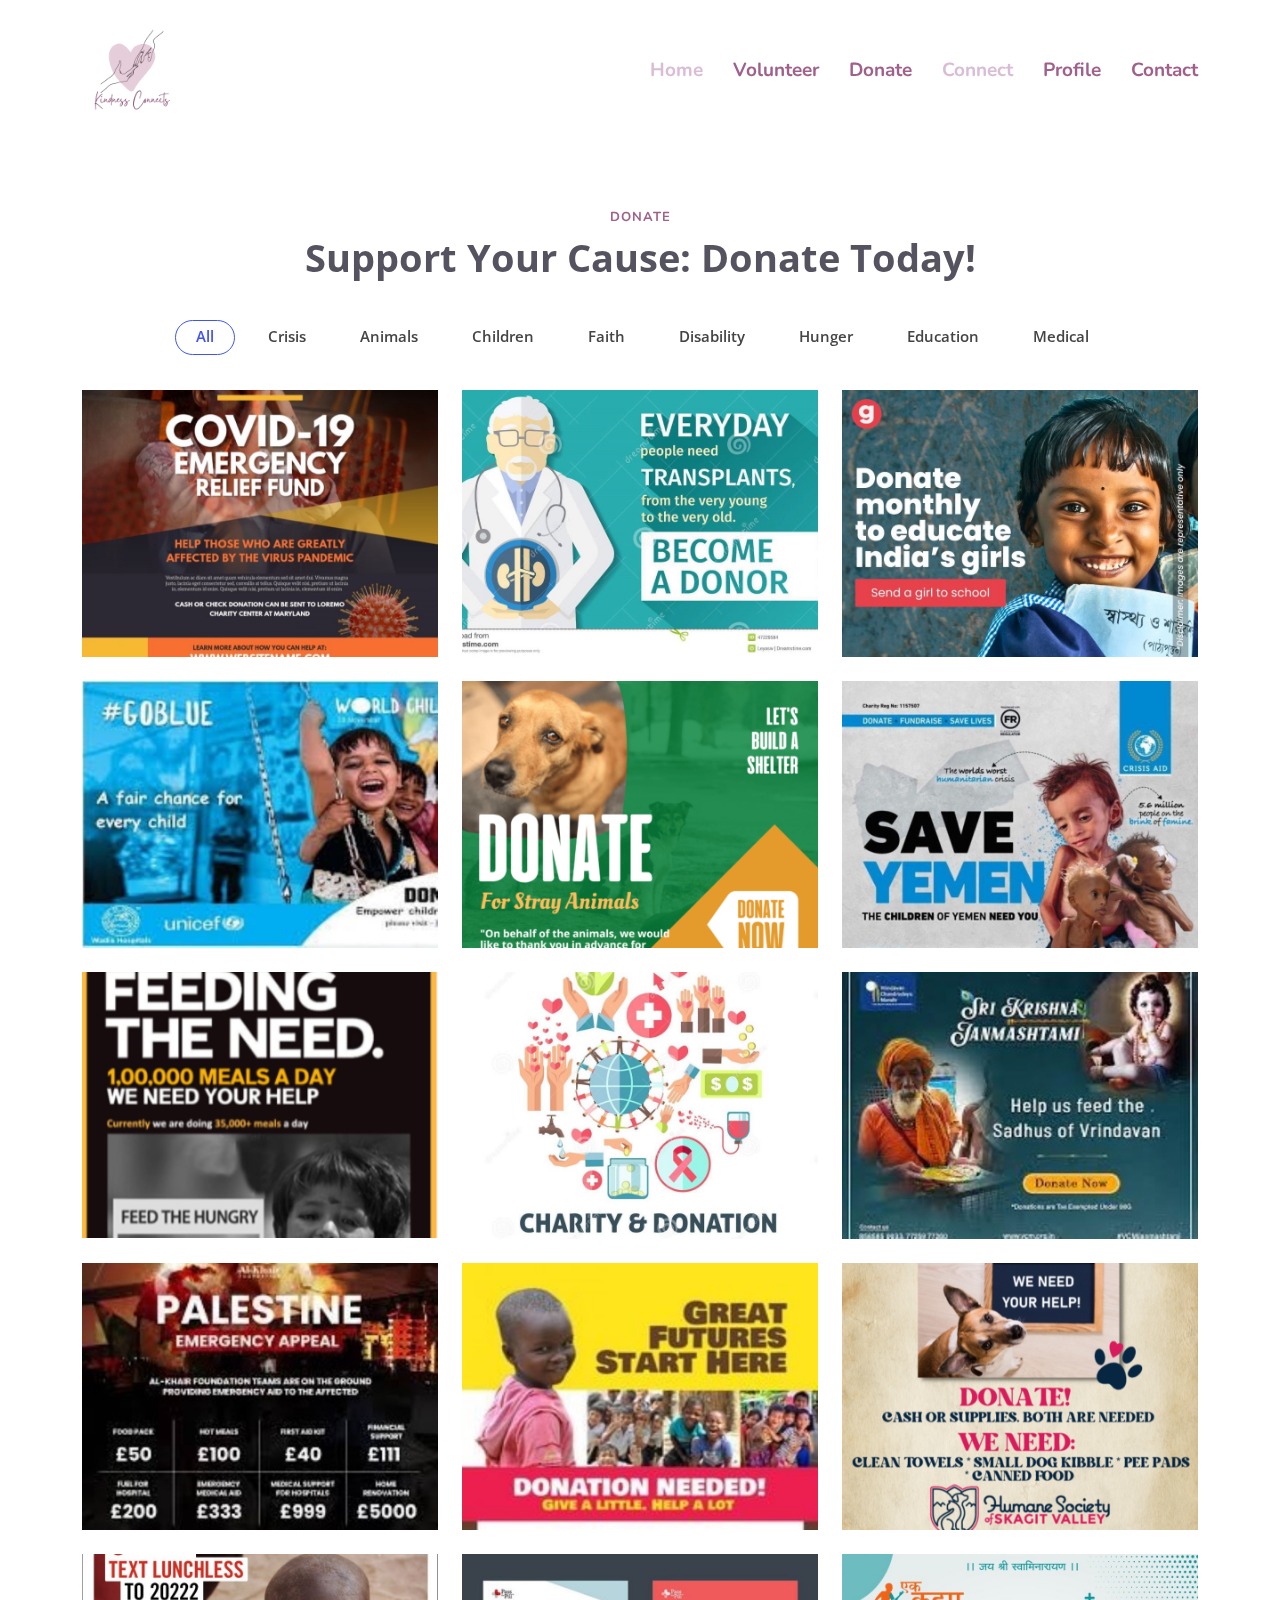
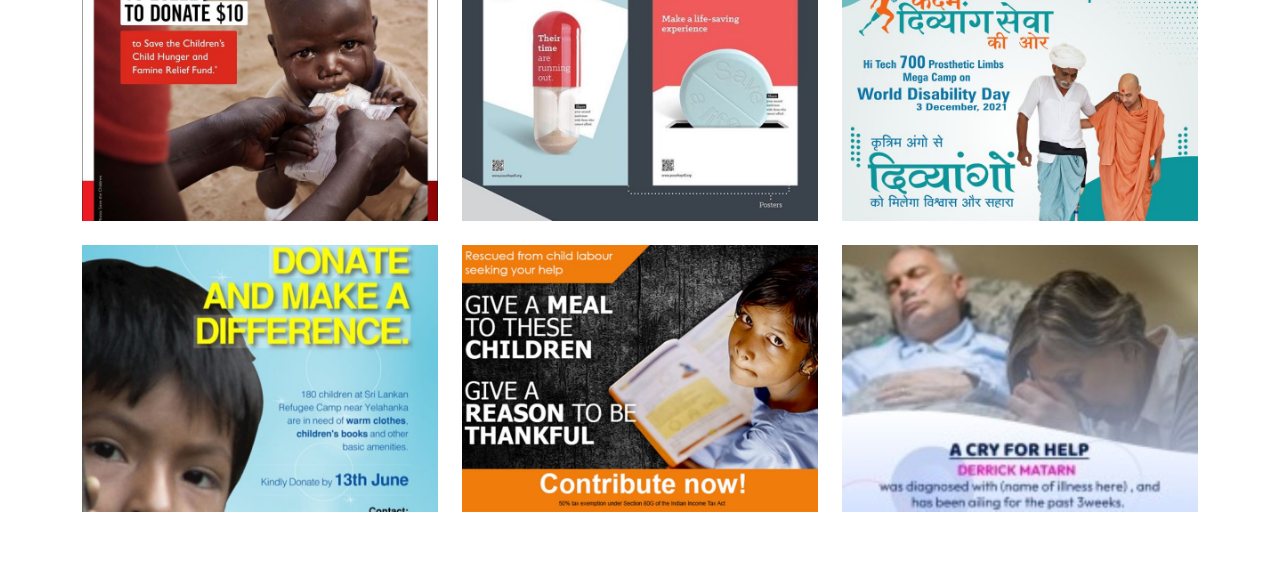
<file: donate.html>
<!DOCTYPE html>
<html lang="en">

<head>
  <meta charset="utf-8">
  <meta content="width=device-width, initial-scale=1.0" name="viewport">

  <title>Kindness Connects</title>
  <meta content="" name="description">
  <meta content="" name="keywords">

  <!-- Favicons -->
  <link href="assets/img/logo.png" rel="icon">
  <link href="assets/img/apple-touch-icon.png" rel="apple-touch-icon">

  <!-- Google Fonts -->
  <link href="https://fonts.googleapis.com/css?family=Open+Sans:300,300i,400,400i,600,600i,700,700i|Nunito:300,300i,400,400i,600,600i,700,700i|Poppins:300,300i,400,400i,500,500i,600,600i,700,700i" rel="stylesheet">

  <!-- Vendor CSS Files -->
  <link href="assets/vendor/aos/aos.css" rel="stylesheet">
  <link href="assets/vendor/bootstrap/css/bootstrap.min.css" rel="stylesheet">
  <link href="assets/vendor/bootstrap-icons/bootstrap-icons.css" rel="stylesheet">
  <link href="assets/vendor/glightbox/css/glightbox.min.css" rel="stylesheet">
  <link href="assets/vendor/remixicon/remixicon.css" rel="stylesheet">
  <link href="assets/vendor/swiper/swiper-bundle.min.css" rel="stylesheet">

  <!-- Template Main CSS File -->
  <link href="assets/css/style.css" rel="stylesheet">

  <!-- =======================================================
  * Template Name: FlexStart
  * Updated: Mar 10 2023 with Bootstrap v5.2.3
  * Template URL: https://bootstrapmade.com/flexstart-bootstrap-startup-template/
  * Author: BootstrapMade.com
  * License: https://bootstrapmade.com/license/
  ======================================================== -->
</head>

<body>

  <!-- ======= Header ======= -->
  <header id="header" class="header fixed-top">
    <div class="container-fluid container-xl d-flex align-items-center justify-content-between">

      <a href="index.html" class="logo d-flex align-items-center">
        <img src="assets/img/logo.png" alt="">
      </a>

      <nav id="navbar" class="navbar">
        <ul>
          <li><a class="nav-link scrollto active" href="#hero">Home</a></li>
          <li><a class="nav-link scrollto" href="volunteer.html">Volunteer</a></li>
          <li><a class="nav-link scrollto" href="#services">Donate</a></li>
          <li><a class="nav-link scrollto" href="#portfolio">Connect</a></li>
          <li><a class="nav-link scrollto" href="#team">Profile</a></li>
          <li><a class="nav-link scrollto" href="#contact">Contact</a></li>
        </ul>
        <i class="bi bi-list mobile-nav-toggle"></i>
      </nav><!-- .navbar -->

    </div>
  </header><!-- End Header -->

  <main id="main">

    <section id="features" class="features">

    </section>

  <!-- ======= Portfolio Section ======= -->
  <section id="portfolio" class="portfolio">

    <div class="container" data-aos="fade-up">

      <header class="section-header">
        <h2>DONATE</h2>
        <p>Support Your Cause: Donate Today!</p>
      </header>

      <div class="row" data-aos="fade-up" data-aos-delay="100">
        <div class="col-lg-12 d-flex justify-content-center">
          <ul id="portfolio-flters">
            <li data-filter="*" class="filter-active">All</li>
            <li data-filter=".filter-crisis">Crisis</li>
            <li data-filter=".filter-animals">Animals</li>
            <li data-filter=".filter-children">Children</li>
            <li data-filter=".filter-faith">Faith</li>
            <li data-filter=".filter-disability">Disability</li>
            <li data-filter=".filter-hunger">Hunger</li>
            <li data-filter=".filter-edu">Education</li>
            <li data-filter=".filter-med">Medical</li>
          </ul>
        </div>
      </div>

      <div class="row gy-4 portfolio-container" data-aos="fade-up" data-aos-delay="200">

        <div class="col-lg-4 col-md-6 portfolio-item filter-crisis">
          <div class="portfolio-wrap">
            <img src="assets/img/portfolio/crisis-1.jpg" class="img-fluid" alt="">
            <div class="portfolio-info">
              <h4>Crisis</h4>
              <p>App</p>
              <div class="portfolio-links">
                <a href="assets/img/portfolio/crisis-1.jpg" data-gallery="portfolioGallery" class="portfokio-lightbox" title="App 1"><i class="bi bi-plus"></i></a>
                <a href="portfolio-details.html" title="More Details"><i class="bi bi-link"></i></a>
              </div>
            </div>
          </div>
        </div>

        <div class="col-lg-4 col-md-6 portfolio-item filter-med">
          <div class="portfolio-wrap">
            <img src="assets/img/portfolio/medical-1.jpg" class="img-fluid" alt="">
            <div class="portfolio-info">
              <h4>Medical</h4>
              <p>Web</p>
              <div class="portfolio-links">
                <a href="assets/img/portfolio/medical-1.jpg" data-gallery="portfolioGallery" class="portfokio-lightbox" title="Web 3"><i class="bi bi-plus"></i></a>
                <a href="portfolio-details.html" title="More Details"><i class="bi bi-link"></i></a>
              </div>
            </div>
          </div>
        </div>

        <div class="col-lg-4 col-md-6 portfolio-item filter-edu">
          <div class="portfolio-wrap">
            <img src="assets/img/portfolio/education-1.jpg" class="img-fluid" alt="">
            <div class="portfolio-info">
              <h4>Education</h4>
              <p>App</p>
              <div class="portfolio-links">
                <a href="assets/img/portfolio/education-1.jpg" data-gallery="portfolioGallery" class="portfokio-lightbox" title="App 2"><i class="bi bi-plus"></i></a>
                <a href="portfolio-details.html" title="More Details"><i class="bi bi-link"></i></a>
              </div>
            </div>
          </div>
        </div>

        <div class="col-lg-4 col-md-6 portfolio-item filter-disability">
          <div class="portfolio-wrap">
            <img src="assets/img/portfolio/disability-1.jpg" class="img-fluid" alt="">
            <div class="portfolio-info">
              <h4>Disability</h4>
              <p>Card</p>
              <div class="portfolio-links">
                <a href="assets/img/portfolio/disability-1.jpg" data-gallery="portfolioGallery" class="portfokio-lightbox" title="Card 2"><i class="bi bi-plus"></i></a>
                <a href="portfolio-details.html" title="More Details"><i class="bi bi-link"></i></a>
              </div>
            </div>
          </div>
        </div>

        <div class="col-lg-4 col-md-6 portfolio-item filter-animals">
          <div class="portfolio-wrap">
            <img src="assets/img/portfolio/animals-1.png" class="img-fluid" alt="">
            <div class="portfolio-info">
              <h4>Animals</h4>
              <p>Web</p>
              <div class="portfolio-links">
                <a href="assets/img/portfolio/animals-1.png" data-gallery="portfolioGallery" class="portfokio-lightbox" title="Web 2"><i class="bi bi-plus"></i></a>
                <a href="portfolio-details.html" title="More Details"><i class="bi bi-link"></i></a>
              </div>
            </div>
          </div>
        </div>

        <div class="col-lg-4 col-md-6 portfolio-item filter-children">
          <div class="portfolio-wrap">
            <img src="assets/img/portfolio/children-1.jpg" class="img-fluid" alt="">
            <div class="portfolio-info">
              <h4>Children</h4>
              <p>App</p>
              <div class="portfolio-links">
                <a href="assets/img/portfolio/children-1.jpg" data-gallery="portfolioGallery" class="portfokio-lightbox" title="App 3"><i class="bi bi-plus"></i></a>
                <a href="portfolio-details.html" title="More Details"><i class="bi bi-link"></i></a>
              </div>
            </div>
          </div>
        </div>

        <div class="col-lg-4 col-md-6 portfolio-item filter-hunger">
          <div class="portfolio-wrap">
            <img src="assets/img/portfolio/hunger-1.png" class="img-fluid" alt="">
            <div class="portfolio-info">
              <h4>Hunger</h4>
              <p>Card</p>
              <div class="portfolio-links">
                <a href="assets/img/portfolio/hunger-1.png" data-gallery="portfolioGallery" class="portfokio-lightbox" title="Card 1"><i class="bi bi-plus"></i></a>
                <a href="portfolio-details.html" title="More Details"><i class="bi bi-link"></i></a>
              </div>
            </div>
          </div>
        </div>

        <div class="col-lg-4 col-md-6 portfolio-item filter-med">
          <div class="portfolio-wrap">
            <img src="assets/img/portfolio/medical-2.jpg" class="img-fluid" alt="">
            <div class="portfolio-info">
              <h4>Medical</h4>
              <p>Card</p>
              <div class="portfolio-links">
                <a href="assets/img/portfolio/medical-2.jpg" data-gallery="portfolioGallery" class="portfokio-lightbox" title="Card 3"><i class="bi bi-plus"></i></a>
                <a href="portfolio-details.html" title="More Details"><i class="bi bi-link"></i></a>
              </div>
            </div>
          </div>
        </div>

        <div class="col-lg-4 col-md-6 portfolio-item filter-faith">
          <div class="portfolio-wrap">
            <img src="assets/img/portfolio/faith-1.jpg" class="img-fluid" alt="">
            <div class="portfolio-info">
              <h4>Faith</h4>
              <p>Web</p>
              <div class="portfolio-links">
                <a href="assets/img/portfolio/faith-1.jpg" data-gallery="portfolioGallery" class="portfokio-lightbox" title="Web 3"><i class="bi bi-plus"></i></a>
                <a href="portfolio-details.html" title="More Details"><i class="bi bi-link"></i></a>
              </div>
            </div>
          </div>
        </div>

          <div class="col-lg-4 col-md-6 portfolio-item filter-crisis">
            <div class="portfolio-wrap">
              <img src="assets/img/portfolio/crisis-2.jpg" class="img-fluid" alt="">
              <div class="portfolio-info">
                <h4>Crisis</h4>
                <p>App</p>
                <div class="portfolio-links">
                  <a href="assets/img/portfolio/crisis-2.jpg" data-gallery="portfolioGallery" class="portfokio-lightbox" title="App 1"><i class="bi bi-plus"></i></a>
                  <a href="portfolio-details.html" title="More Details"><i class="bi bi-link"></i></a>
                </div>
              </div>
            </div>
          </div>
  
          <div class="col-lg-4 col-md-6 portfolio-item filter-children">
            <div class="portfolio-wrap">
              <img src="assets/img/portfolio/children-2.jpg" class="img-fluid" alt="">
              <div class="portfolio-info">
                <h4>Children</h4>
                <p>Web</p>
                <div class="portfolio-links">
                  <a href="assets/img/portfolio/children-2.jpg" data-gallery="portfolioGallery" class="portfokio-lightbox" title="Web 3"><i class="bi bi-plus"></i></a>
                  <a href="portfolio-details.html" title="More Details"><i class="bi bi-link"></i></a>
                </div>
              </div>
            </div>
          </div>
  
          <div class="col-lg-4 col-md-6 portfolio-item filter-animals">
            <div class="portfolio-wrap">
              <img src="assets/img/portfolio/animals-2.png" class="img-fluid" alt="">
              <div class="portfolio-info">
                <h4>Animals</h4>
                <p>App</p>
                <div class="portfolio-links">
                  <a href="assets/img/portfolio/animals-2.png" data-gallery="portfolioGallery" class="portfokio-lightbox" title="App 2"><i class="bi bi-plus"></i></a>
                  <a href="portfolio-details.html" title="More Details"><i class="bi bi-link"></i></a>
                </div>
              </div>
            </div>
          </div>
  
          <div class="col-lg-4 col-md-6 portfolio-item filter-hunger">
            <div class="portfolio-wrap">
              <img src="assets/img/portfolio/hunger-2.jpg" class="img-fluid" alt="">
              <div class="portfolio-info">
                <h4>Hunger</h4>
                <p>Card</p>
                <div class="portfolio-links">
                  <a href="assets/img/portfolio/hunger-2.jpg" data-gallery="portfolioGallery" class="portfokio-lightbox" title="Card 2"><i class="bi bi-plus"></i></a>
                  <a href="portfolio-details.html" title="More Details"><i class="bi bi-link"></i></a>
                </div>
              </div>
            </div>
          </div>
  
          <div class="col-lg-4 col-md-6 portfolio-item filter-med">
            <div class="portfolio-wrap">
              <img src="assets/img/portfolio/medical-3.jpg" class="img-fluid" alt="">
              <div class="portfolio-info">
                <h4>Medical</h4>
                <p>Web</p>
                <div class="portfolio-links">
                  <a href="assets/img/portfolio/medical-3.jpg" data-gallery="portfolioGallery" class="portfokio-lightbox" title="Web 2"><i class="bi bi-plus"></i></a>
                  <a href="portfolio-details.html" title="More Details"><i class="bi bi-link"></i></a>
                </div>
              </div>
            </div>
          </div>
  
          <div class="col-lg-4 col-md-6 portfolio-item filter-disability">
            <div class="portfolio-wrap">
              <img src="assets/img/portfolio/disability-2.jpg" class="img-fluid" alt="">
              <div class="portfolio-info">
                <h4>Disability</h4>
                <p>App</p>
                <div class="portfolio-links">
                  <a href="assets/img/portfolio/disability-2.jpg" data-gallery="portfolioGallery" class="portfokio-lightbox" title="App 3"><i class="bi bi-plus"></i></a>
                  <a href="portfolio-details.html" title="More Details"><i class="bi bi-link"></i></a>
                </div>
              </div>
            </div>
          </div>
  
          <div class="col-lg-4 col-md-6 portfolio-item filter-children">
            <div class="portfolio-wrap">
              <img src="assets/img/portfolio/children-3.jpg" class="img-fluid" alt="">
              <div class="portfolio-info">
                <h4>Children</h4>
                <p>Card</p>
                <div class="portfolio-links">
                  <a href="assets/img/portfolio/children-3.jpg" data-gallery="portfolioGallery" class="portfokio-lightbox" title="Card 1"><i class="bi bi-plus"></i></a>
                  <a href="portfolio-details.html" title="More Details"><i class="bi bi-link"></i></a>
                </div>
              </div>
            </div>
          </div>
  
          <div class="col-lg-4 col-md-6 portfolio-item filter-hunger">
            <div class="portfolio-wrap">
              <img src="assets/img/portfolio/hunger-3.jpg" class="img-fluid" alt="">
              <div class="portfolio-info">
                <h4>Hunger</h4>
                <p>Card</p>
                <div class="portfolio-links">
                  <a href="assets/img/portfolio/hunger-3.jpg" data-gallery="portfolioGallery" class="portfokio-lightbox" title="Card 3"><i class="bi bi-plus"></i></a>
                  <a href="portfolio-details.html" title="More Details"><i class="bi bi-link"></i></a>
                </div>
              </div>
            </div>
          </div>
  
          <div class="col-lg-4 col-md-6 portfolio-item filter-med">
            <div class="portfolio-wrap">
              <img src="assets/img/portfolio/medical-4.jpg" class="img-fluid" alt="">
              <div class="portfolio-info">
                <h4>Medical</h4>
                <p>Web</p>
                <div class="portfolio-links">
                  <a href="assets/img/portfolio/medical-4.jpg" data-gallery="portfolioGallery" class="portfokio-lightbox" title="Web 3"><i class="bi bi-plus"></i></a>
                  <a href="portfolio-details.html" title="More Details"><i class="bi bi-link"></i></a>
                </div>
              </div>
            </div>
          </div>
  

      </div>

    </div>

  </section><!-- End Portfolio Section -->

  

  <a href="#" class="back-to-top d-flex align-items-center justify-content-center"><i class="bi bi-arrow-up-short"></i></a>

  <!-- Vendor JS Files -->
  <script src="assets/vendor/purecounter/purecounter_vanilla.js"></script>
  <script src="assets/vendor/aos/aos.js"></script>
  <script src="assets/vendor/bootstrap/js/bootstrap.bundle.min.js"></script>
  <script src="assets/vendor/glightbox/js/glightbox.min.js"></script>
  <script src="assets/vendor/isotope-layout/isotope.pkgd.min.js"></script>
  <script src="assets/vendor/swiper/swiper-bundle.min.js"></script>
  <script src="assets/vendor/php-email-form/validate.js"></script>

  <!-- Template Main JS File -->
  <script src="assets/js/main.js"></script>

</body>

</html>
</file>
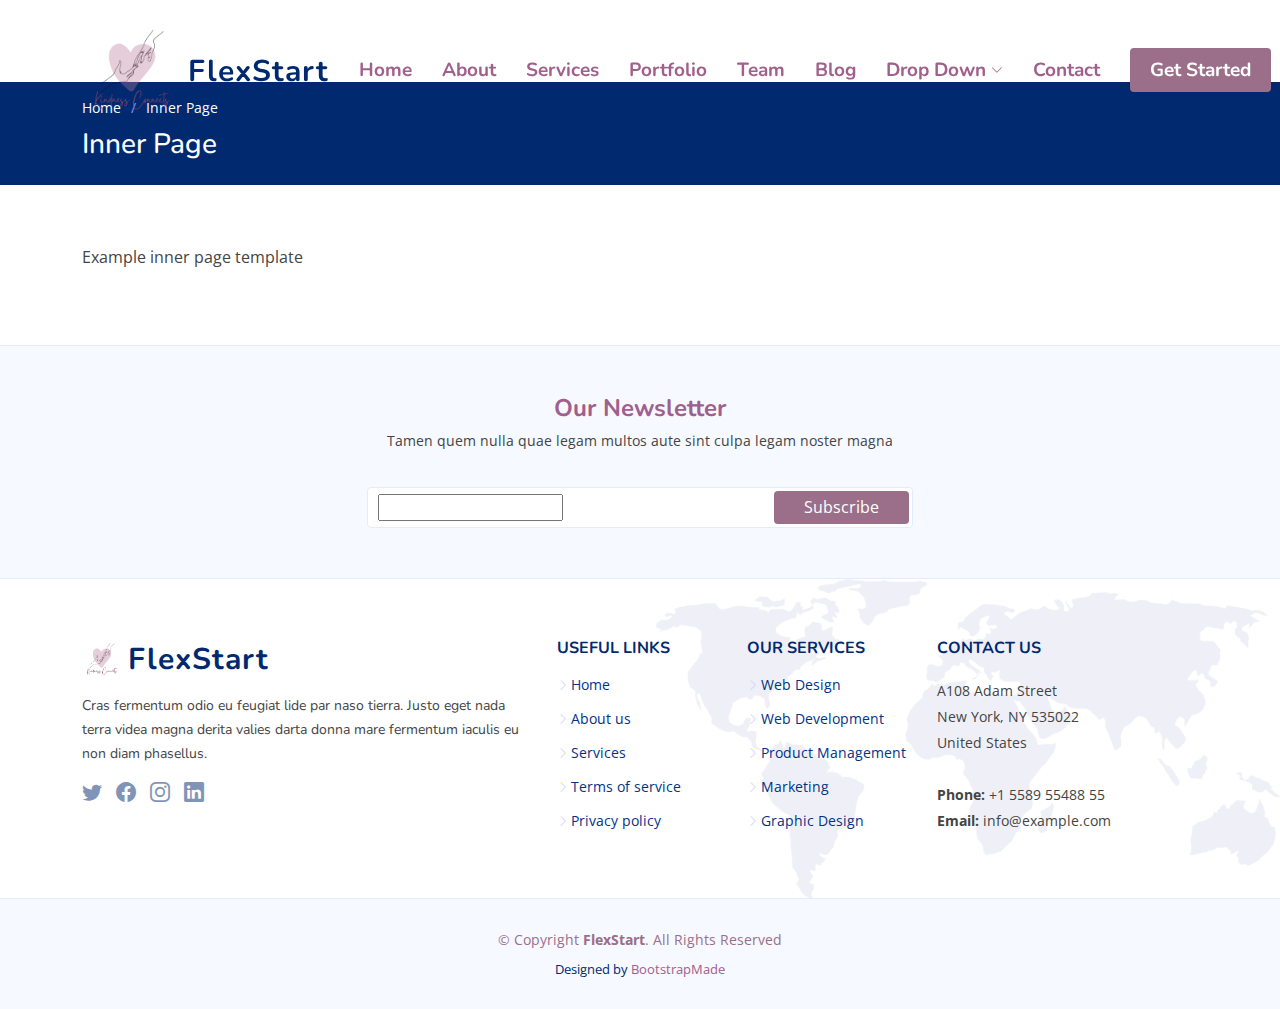
<file: inner-page.html>
<!DOCTYPE html>
<html lang="en">

<head>
  <meta charset="utf-8">
  <meta content="width=device-width, initial-scale=1.0" name="viewport">

  <title>Inner Page - FlexStart Bootstrap Template</title>
  <meta content="" name="description">
  <meta content="" name="keywords">

  <!-- Favicons -->
  <link href="assets/img/favicon.png" rel="icon">
  <link href="assets/img/apple-touch-icon.png" rel="apple-touch-icon">

  <!-- Google Fonts -->
  <link href="https://fonts.googleapis.com/css?family=Open+Sans:300,300i,400,400i,600,600i,700,700i|Nunito:300,300i,400,400i,600,600i,700,700i|Poppins:300,300i,400,400i,500,500i,600,600i,700,700i" rel="stylesheet">

  <!-- Vendor CSS Files -->
  <link href="assets/vendor/aos/aos.css" rel="stylesheet">
  <link href="assets/vendor/bootstrap/css/bootstrap.min.css" rel="stylesheet">
  <link href="assets/vendor/bootstrap-icons/bootstrap-icons.css" rel="stylesheet">
  <link href="assets/vendor/glightbox/css/glightbox.min.css" rel="stylesheet">
  <link href="assets/vendor/remixicon/remixicon.css" rel="stylesheet">
  <link href="assets/vendor/swiper/swiper-bundle.min.css" rel="stylesheet">

  <!-- Template Main CSS File -->
  <link href="assets/css/style.css" rel="stylesheet">

  <!-- =======================================================
  * Template Name: FlexStart
  * Updated: Mar 10 2023 with Bootstrap v5.2.3
  * Template URL: https://bootstrapmade.com/flexstart-bootstrap-startup-template/
  * Author: BootstrapMade.com
  * License: https://bootstrapmade.com/license/
  ======================================================== -->
</head>

<body>

  <!-- ======= Header ======= -->
  <header id="header" class="header fixed-top">
    <div class="container-fluid container-xl d-flex align-items-center justify-content-between">

      <a href="index.html" class="logo d-flex align-items-center">
        <img src="assets/img/logo.png" alt="">
        <span>FlexStart</span>
      </a>

      <nav id="navbar" class="navbar">
        <ul>
          <li><a class="nav-link scrollto " href="#hero">Home</a></li>
          <li><a class="nav-link scrollto" href="#about">About</a></li>
          <li><a class="nav-link scrollto" href="#services">Services</a></li>
          <li><a class="nav-link scrollto" href="#portfolio">Portfolio</a></li>
          <li><a class="nav-link scrollto" href="#team">Team</a></li>
          <li><a href="blog.html">Blog</a></li>
          <li class="dropdown"><a href="#"><span>Drop Down</span> <i class="bi bi-chevron-down"></i></a>
            <ul>
              <li><a href="#">Drop Down 1</a></li>
              <li class="dropdown"><a href="#"><span>Deep Drop Down</span> <i class="bi bi-chevron-right"></i></a>
                <ul>
                  <li><a href="#">Deep Drop Down 1</a></li>
                  <li><a href="#">Deep Drop Down 2</a></li>
                  <li><a href="#">Deep Drop Down 3</a></li>
                  <li><a href="#">Deep Drop Down 4</a></li>
                  <li><a href="#">Deep Drop Down 5</a></li>
                </ul>
              </li>
              <li><a href="#">Drop Down 2</a></li>
              <li><a href="#">Drop Down 3</a></li>
              <li><a href="#">Drop Down 4</a></li>
            </ul>
          </li>
          <li><a class="nav-link scrollto" href="#contact">Contact</a></li>
          <li><a class="getstarted scrollto" href="#about">Get Started</a></li>
        </ul>
        <i class="bi bi-list mobile-nav-toggle"></i>
      </nav><!-- .navbar -->

    </div>
  </header><!-- End Header -->

  <main id="main">

    <!-- ======= Breadcrumbs ======= -->
    <section class="breadcrumbs">
      <div class="container">

        <ol>
          <li><a href="index.html">Home</a></li>
          <li>Inner Page</li>
        </ol>
        <h2>Inner Page</h2>

      </div>
    </section><!-- End Breadcrumbs -->

    <section class="inner-page">
      <div class="container">
        <p>
          Example inner page template
        </p>
      </div>
    </section>

  </main><!-- End #main -->

  <!-- ======= Footer ======= -->
  <footer id="footer" class="footer">

    <div class="footer-newsletter">
      <div class="container">
        <div class="row justify-content-center">
          <div class="col-lg-12 text-center">
            <h4>Our Newsletter</h4>
            <p>Tamen quem nulla quae legam multos aute sint culpa legam noster magna</p>
          </div>
          <div class="col-lg-6">
            <form action="" method="post">
              <input type="email" name="email"><input type="submit" value="Subscribe">
            </form>
          </div>
        </div>
      </div>
    </div>

    <div class="footer-top">
      <div class="container">
        <div class="row gy-4">
          <div class="col-lg-5 col-md-12 footer-info">
            <a href="index.html" class="logo d-flex align-items-center">
              <img src="assets/img/logo.png" alt="">
              <span>FlexStart</span>
            </a>
            <p>Cras fermentum odio eu feugiat lide par naso tierra. Justo eget nada terra videa magna derita valies darta donna mare fermentum iaculis eu non diam phasellus.</p>
            <div class="social-links mt-3">
              <a href="#" class="twitter"><i class="bi bi-twitter"></i></a>
              <a href="#" class="facebook"><i class="bi bi-facebook"></i></a>
              <a href="#" class="instagram"><i class="bi bi-instagram"></i></a>
              <a href="#" class="linkedin"><i class="bi bi-linkedin"></i></a>
            </div>
          </div>

          <div class="col-lg-2 col-6 footer-links">
            <h4>Useful Links</h4>
            <ul>
              <li><i class="bi bi-chevron-right"></i> <a href="#">Home</a></li>
              <li><i class="bi bi-chevron-right"></i> <a href="#">About us</a></li>
              <li><i class="bi bi-chevron-right"></i> <a href="#">Services</a></li>
              <li><i class="bi bi-chevron-right"></i> <a href="#">Terms of service</a></li>
              <li><i class="bi bi-chevron-right"></i> <a href="#">Privacy policy</a></li>
            </ul>
          </div>

          <div class="col-lg-2 col-6 footer-links">
            <h4>Our Services</h4>
            <ul>
              <li><i class="bi bi-chevron-right"></i> <a href="#">Web Design</a></li>
              <li><i class="bi bi-chevron-right"></i> <a href="#">Web Development</a></li>
              <li><i class="bi bi-chevron-right"></i> <a href="#">Product Management</a></li>
              <li><i class="bi bi-chevron-right"></i> <a href="#">Marketing</a></li>
              <li><i class="bi bi-chevron-right"></i> <a href="#">Graphic Design</a></li>
            </ul>
          </div>

          <div class="col-lg-3 col-md-12 footer-contact text-center text-md-start">
            <h4>Contact Us</h4>
            <p>
              A108 Adam Street <br>
              New York, NY 535022<br>
              United States <br><br>
              <strong>Phone:</strong> +1 5589 55488 55<br>
              <strong>Email:</strong> info@example.com<br>
            </p>

          </div>

        </div>
      </div>
    </div>

    <div class="container">
      <div class="copyright">
        &copy; Copyright <strong><span>FlexStart</span></strong>. All Rights Reserved
      </div>
      <div class="credits">
        <!-- All the links in the footer should remain intact. -->
        <!-- You can delete the links only if you purchased the pro version. -->
        <!-- Licensing information: https://bootstrapmade.com/license/ -->
        <!-- Purchase the pro version with working PHP/AJAX contact form: https://bootstrapmade.com/flexstart-bootstrap-startup-template/ -->
        Designed by <a href="https://bootstrapmade.com/">BootstrapMade</a>
      </div>
    </div>
  </footer><!-- End Footer -->

  <a href="#" class="back-to-top d-flex align-items-center justify-content-center"><i class="bi bi-arrow-up-short"></i></a>

  <!-- Vendor JS Files -->
  <script src="assets/vendor/purecounter/purecounter_vanilla.js"></script>
  <script src="assets/vendor/aos/aos.js"></script>
  <script src="assets/vendor/bootstrap/js/bootstrap.bundle.min.js"></script>
  <script src="assets/vendor/glightbox/js/glightbox.min.js"></script>
  <script src="assets/vendor/isotope-layout/isotope.pkgd.min.js"></script>
  <script src="assets/vendor/swiper/swiper-bundle.min.js"></script>
  <script src="assets/vendor/php-email-form/validate.js"></script>

  <!-- Template Main JS File -->
  <script src="assets/js/main.js"></script>

</body>

</html>
</file>
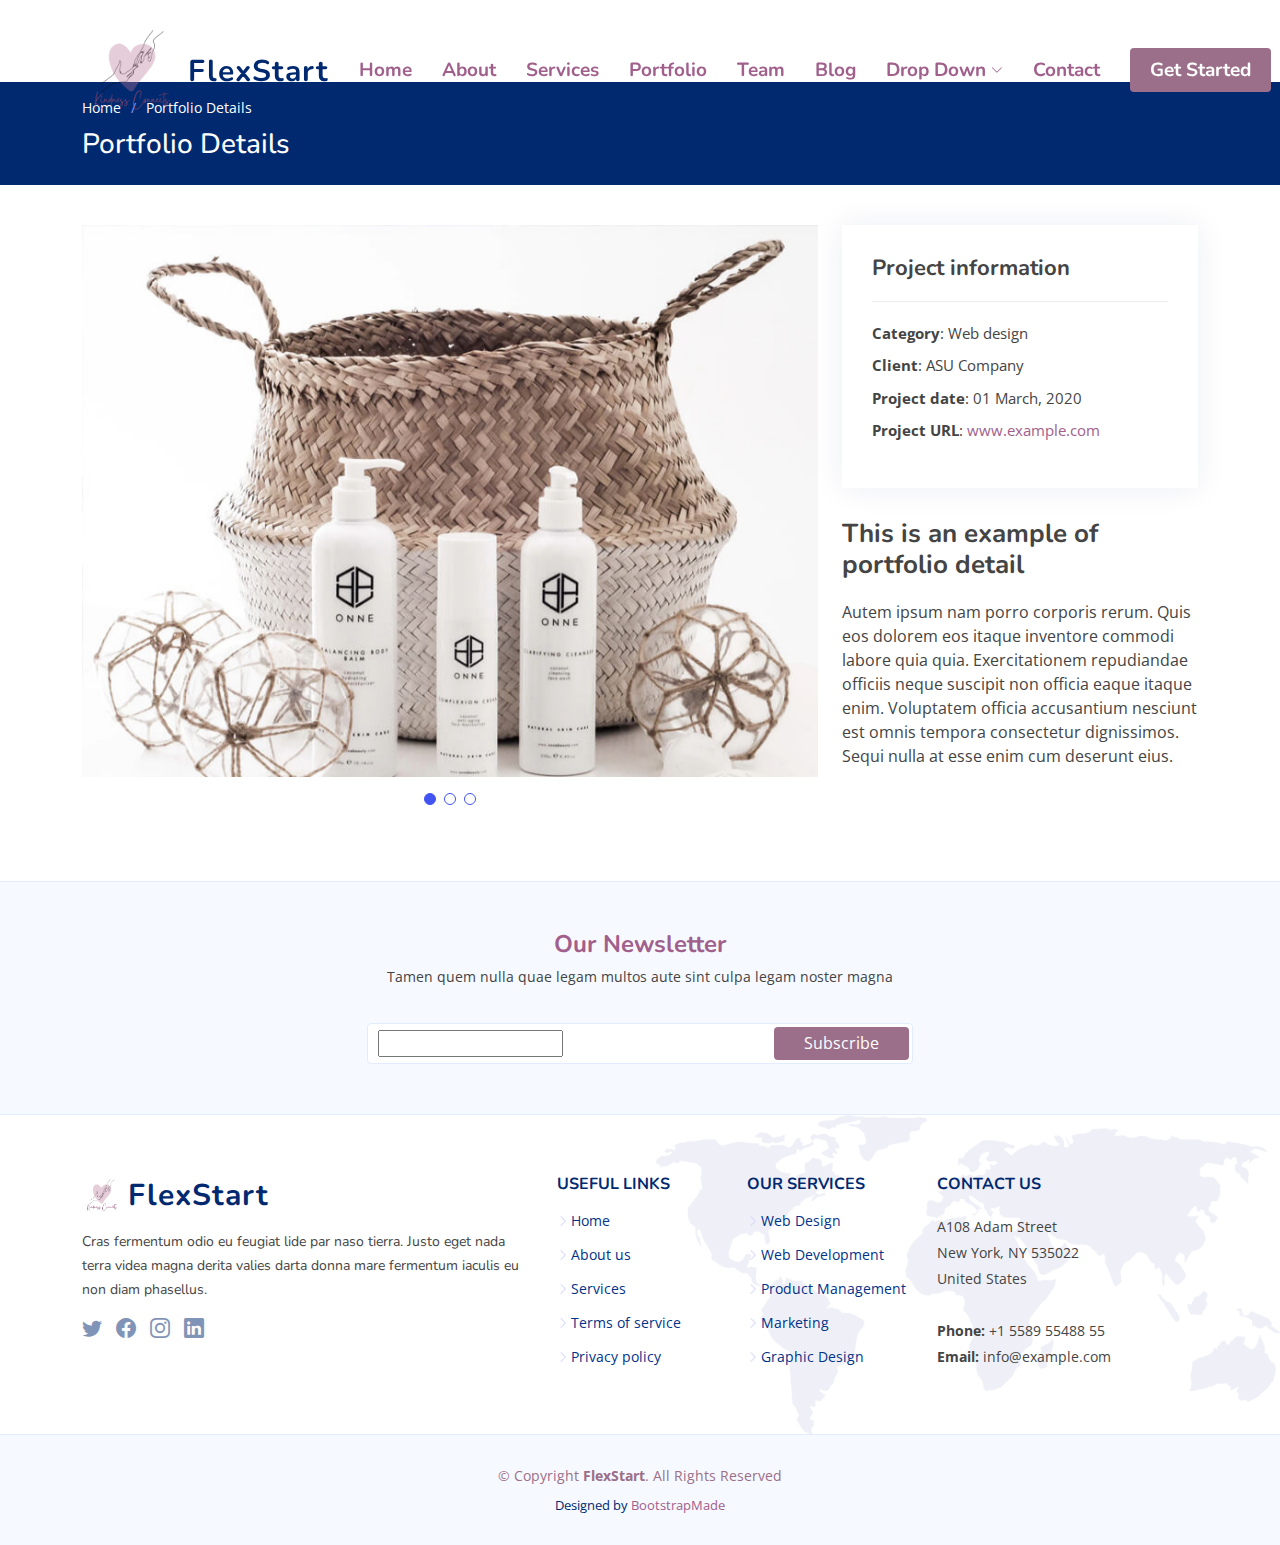
<file: portfolio-details.html>
<!DOCTYPE html>
<html lang="en">

<head>
  <meta charset="utf-8">
  <meta content="width=device-width, initial-scale=1.0" name="viewport">

  <title>Portfolio Details - FlexStart Bootstrap Template</title>
  <meta content="" name="description">
  <meta content="" name="keywords">

  <!-- Favicons -->
  <link href="assets/img/favicon.png" rel="icon">
  <link href="assets/img/apple-touch-icon.png" rel="apple-touch-icon">

  <!-- Google Fonts -->
  <link href="https://fonts.googleapis.com/css?family=Open+Sans:300,300i,400,400i,600,600i,700,700i|Nunito:300,300i,400,400i,600,600i,700,700i|Poppins:300,300i,400,400i,500,500i,600,600i,700,700i" rel="stylesheet">

  <!-- Vendor CSS Files -->
  <link href="assets/vendor/aos/aos.css" rel="stylesheet">
  <link href="assets/vendor/bootstrap/css/bootstrap.min.css" rel="stylesheet">
  <link href="assets/vendor/bootstrap-icons/bootstrap-icons.css" rel="stylesheet">
  <link href="assets/vendor/glightbox/css/glightbox.min.css" rel="stylesheet">
  <link href="assets/vendor/remixicon/remixicon.css" rel="stylesheet">
  <link href="assets/vendor/swiper/swiper-bundle.min.css" rel="stylesheet">

  <!-- Template Main CSS File -->
  <link href="assets/css/style.css" rel="stylesheet">

  <!-- =======================================================
  * Template Name: FlexStart
  * Updated: Mar 10 2023 with Bootstrap v5.2.3
  * Template URL: https://bootstrapmade.com/flexstart-bootstrap-startup-template/
  * Author: BootstrapMade.com
  * License: https://bootstrapmade.com/license/
  ======================================================== -->
</head>

<body>

  <!-- ======= Header ======= -->
  <header id="header" class="header fixed-top">
    <div class="container-fluid container-xl d-flex align-items-center justify-content-between">

      <a href="index.html" class="logo d-flex align-items-center">
        <img src="assets/img/logo.png" alt="">
        <span>FlexStart</span>
      </a>

      <nav id="navbar" class="navbar">
        <ul>
          <li><a class="nav-link scrollto " href="#hero">Home</a></li>
          <li><a class="nav-link scrollto" href="#about">About</a></li>
          <li><a class="nav-link scrollto" href="#services">Services</a></li>
          <li><a class="nav-link scrollto" href="#portfolio">Portfolio</a></li>
          <li><a class="nav-link scrollto" href="#team">Team</a></li>
          <li><a href="blog.html">Blog</a></li>
          <li class="dropdown"><a href="#"><span>Drop Down</span> <i class="bi bi-chevron-down"></i></a>
            <ul>
              <li><a href="#">Drop Down 1</a></li>
              <li class="dropdown"><a href="#"><span>Deep Drop Down</span> <i class="bi bi-chevron-right"></i></a>
                <ul>
                  <li><a href="#">Deep Drop Down 1</a></li>
                  <li><a href="#">Deep Drop Down 2</a></li>
                  <li><a href="#">Deep Drop Down 3</a></li>
                  <li><a href="#">Deep Drop Down 4</a></li>
                  <li><a href="#">Deep Drop Down 5</a></li>
                </ul>
              </li>
              <li><a href="#">Drop Down 2</a></li>
              <li><a href="#">Drop Down 3</a></li>
              <li><a href="#">Drop Down 4</a></li>
            </ul>
          </li>
          <li><a class="nav-link scrollto" href="#contact">Contact</a></li>
          <li><a class="getstarted scrollto" href="#about">Get Started</a></li>
        </ul>
        <i class="bi bi-list mobile-nav-toggle"></i>
      </nav><!-- .navbar -->

    </div>
  </header><!-- End Header -->

  <main id="main">

    <!-- ======= Breadcrumbs ======= -->
    <section class="breadcrumbs">
      <div class="container">

        <ol>
          <li><a href="index.html">Home</a></li>
          <li>Portfolio Details</li>
        </ol>
        <h2>Portfolio Details</h2>

      </div>
    </section><!-- End Breadcrumbs -->

    <!-- ======= Portfolio Details Section ======= -->
    <section id="portfolio-details" class="portfolio-details">
      <div class="container">

        <div class="row gy-4">

          <div class="col-lg-8">
            <div class="portfolio-details-slider swiper">
              <div class="swiper-wrapper align-items-center">

                <div class="swiper-slide">
                  <img src="assets/img/portfolio/portfolio-1.jpg" alt="">
                </div>

                <div class="swiper-slide">
                  <img src="assets/img/portfolio/portfolio-2.jpg" alt="">
                </div>

                <div class="swiper-slide">
                  <img src="assets/img/portfolio/portfolio-3.jpg" alt="">
                </div>

              </div>
              <div class="swiper-pagination"></div>
            </div>
          </div>

          <div class="col-lg-4">
            <div class="portfolio-info">
              <h3>Project information</h3>
              <ul>
                <li><strong>Category</strong>: Web design</li>
                <li><strong>Client</strong>: ASU Company</li>
                <li><strong>Project date</strong>: 01 March, 2020</li>
                <li><strong>Project URL</strong>: <a href="#">www.example.com</a></li>
              </ul>
            </div>
            <div class="portfolio-description">
              <h2>This is an example of portfolio detail</h2>
              <p>
                Autem ipsum nam porro corporis rerum. Quis eos dolorem eos itaque inventore commodi labore quia quia. Exercitationem repudiandae officiis neque suscipit non officia eaque itaque enim. Voluptatem officia accusantium nesciunt est omnis tempora consectetur dignissimos. Sequi nulla at esse enim cum deserunt eius.
              </p>
            </div>
          </div>

        </div>

      </div>
    </section><!-- End Portfolio Details Section -->

  </main><!-- End #main -->

  <!-- ======= Footer ======= -->
  <footer id="footer" class="footer">

    <div class="footer-newsletter">
      <div class="container">
        <div class="row justify-content-center">
          <div class="col-lg-12 text-center">
            <h4>Our Newsletter</h4>
            <p>Tamen quem nulla quae legam multos aute sint culpa legam noster magna</p>
          </div>
          <div class="col-lg-6">
            <form action="" method="post">
              <input type="email" name="email"><input type="submit" value="Subscribe">
            </form>
          </div>
        </div>
      </div>
    </div>

    <div class="footer-top">
      <div class="container">
        <div class="row gy-4">
          <div class="col-lg-5 col-md-12 footer-info">
            <a href="index.html" class="logo d-flex align-items-center">
              <img src="assets/img/logo.png" alt="">
              <span>FlexStart</span>
            </a>
            <p>Cras fermentum odio eu feugiat lide par naso tierra. Justo eget nada terra videa magna derita valies darta donna mare fermentum iaculis eu non diam phasellus.</p>
            <div class="social-links mt-3">
              <a href="#" class="twitter"><i class="bi bi-twitter"></i></a>
              <a href="#" class="facebook"><i class="bi bi-facebook"></i></a>
              <a href="#" class="instagram"><i class="bi bi-instagram"></i></a>
              <a href="#" class="linkedin"><i class="bi bi-linkedin"></i></a>
            </div>
          </div>

          <div class="col-lg-2 col-6 footer-links">
            <h4>Useful Links</h4>
            <ul>
              <li><i class="bi bi-chevron-right"></i> <a href="#">Home</a></li>
              <li><i class="bi bi-chevron-right"></i> <a href="#">About us</a></li>
              <li><i class="bi bi-chevron-right"></i> <a href="#">Services</a></li>
              <li><i class="bi bi-chevron-right"></i> <a href="#">Terms of service</a></li>
              <li><i class="bi bi-chevron-right"></i> <a href="#">Privacy policy</a></li>
            </ul>
          </div>

          <div class="col-lg-2 col-6 footer-links">
            <h4>Our Services</h4>
            <ul>
              <li><i class="bi bi-chevron-right"></i> <a href="#">Web Design</a></li>
              <li><i class="bi bi-chevron-right"></i> <a href="#">Web Development</a></li>
              <li><i class="bi bi-chevron-right"></i> <a href="#">Product Management</a></li>
              <li><i class="bi bi-chevron-right"></i> <a href="#">Marketing</a></li>
              <li><i class="bi bi-chevron-right"></i> <a href="#">Graphic Design</a></li>
            </ul>
          </div>

          <div class="col-lg-3 col-md-12 footer-contact text-center text-md-start">
            <h4>Contact Us</h4>
            <p>
              A108 Adam Street <br>
              New York, NY 535022<br>
              United States <br><br>
              <strong>Phone:</strong> +1 5589 55488 55<br>
              <strong>Email:</strong> info@example.com<br>
            </p>

          </div>

        </div>
      </div>
    </div>

    <div class="container">
      <div class="copyright">
        &copy; Copyright <strong><span>FlexStart</span></strong>. All Rights Reserved
      </div>
      <div class="credits">
        <!-- All the links in the footer should remain intact. -->
        <!-- You can delete the links only if you purchased the pro version. -->
        <!-- Licensing information: https://bootstrapmade.com/license/ -->
        <!-- Purchase the pro version with working PHP/AJAX contact form: https://bootstrapmade.com/flexstart-bootstrap-startup-template/ -->
        Designed by <a href="https://bootstrapmade.com/">BootstrapMade</a>
      </div>
    </div>
  </footer><!-- End Footer -->

  <a href="#" class="back-to-top d-flex align-items-center justify-content-center"><i class="bi bi-arrow-up-short"></i></a>

  <!-- Vendor JS Files -->
  <script src="assets/vendor/purecounter/purecounter_vanilla.js"></script>
  <script src="assets/vendor/aos/aos.js"></script>
  <script src="assets/vendor/bootstrap/js/bootstrap.bundle.min.js"></script>
  <script src="assets/vendor/glightbox/js/glightbox.min.js"></script>
  <script src="assets/vendor/isotope-layout/isotope.pkgd.min.js"></script>
  <script src="assets/vendor/swiper/swiper-bundle.min.js"></script>
  <script src="assets/vendor/php-email-form/validate.js"></script>

  <!-- Template Main JS File -->
  <script src="assets/js/main.js"></script>

</body>

</html>
</file>
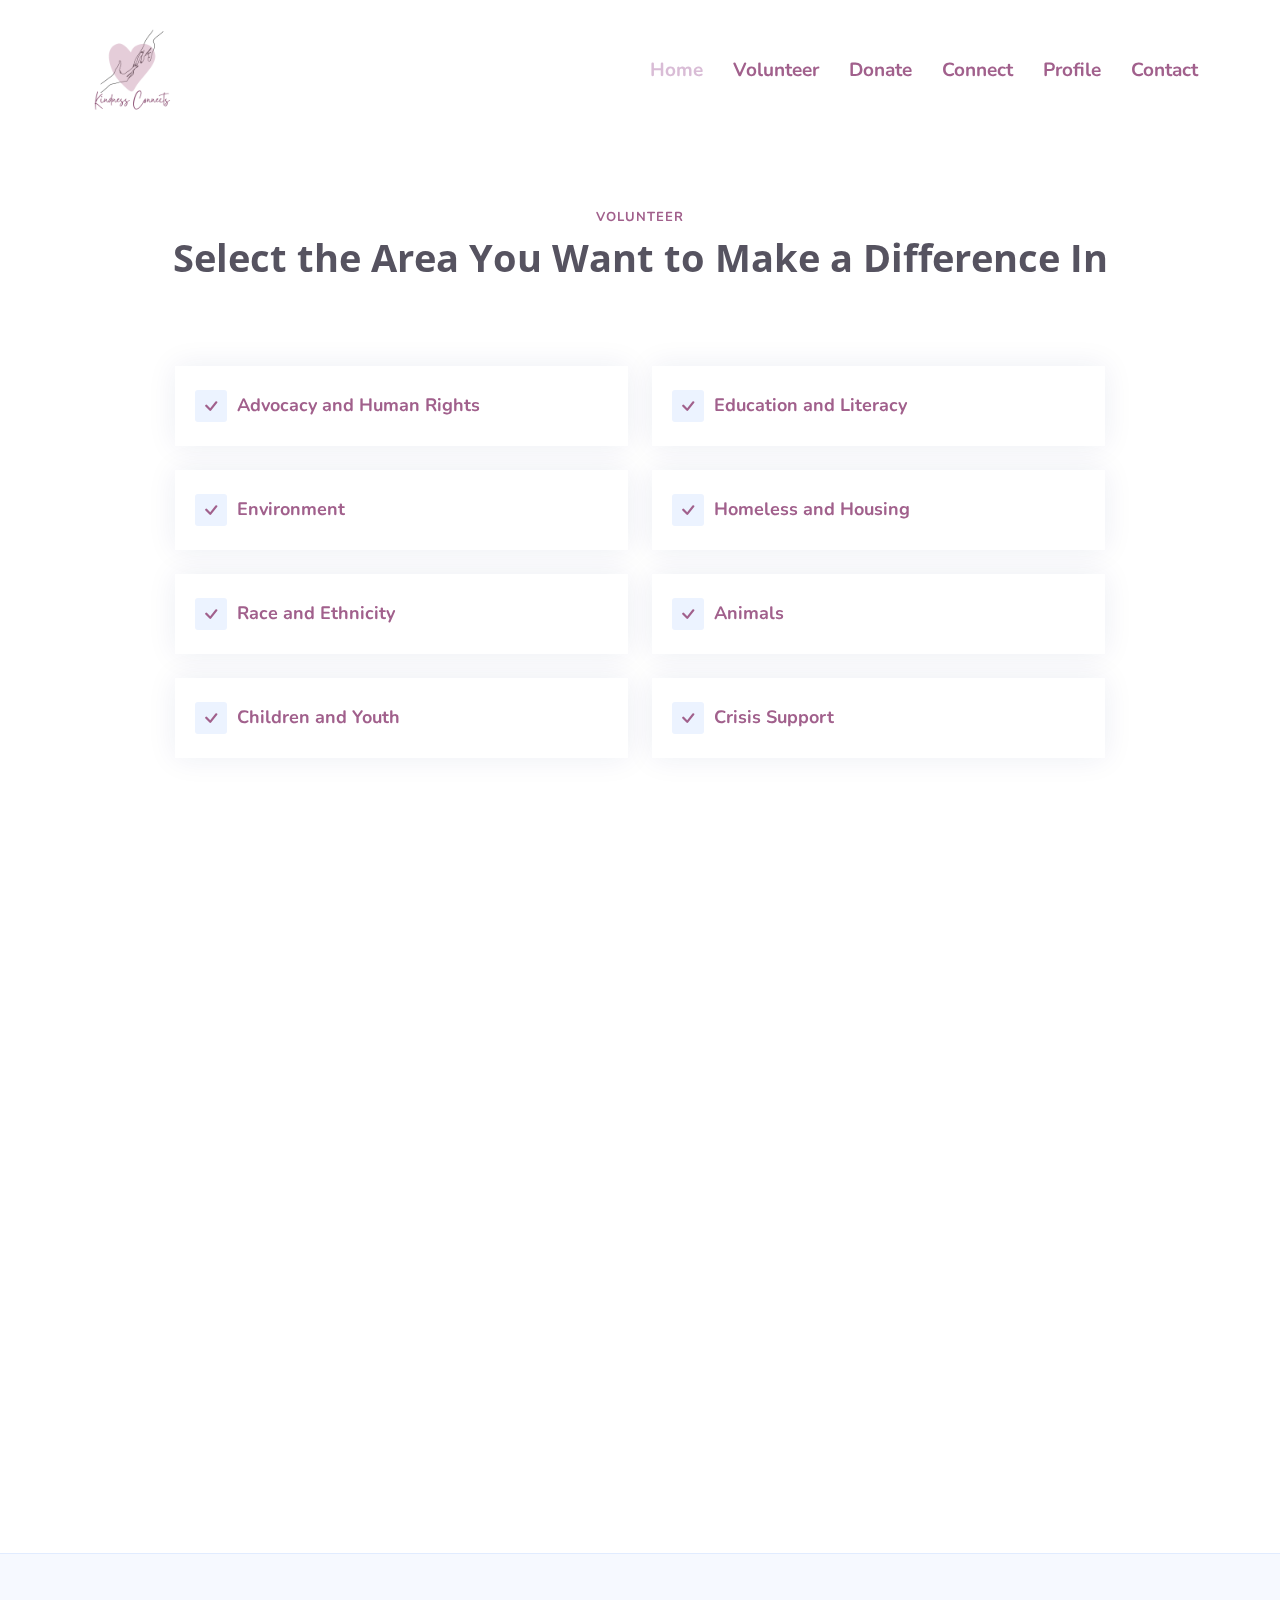
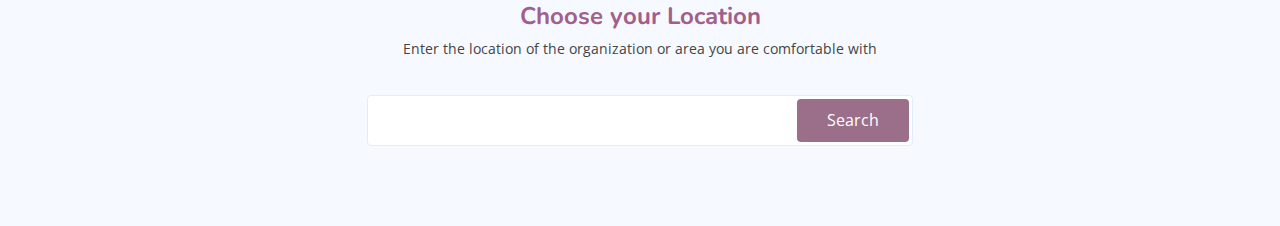
<file: volunteer.html>
<!DOCTYPE html>
<html lang="en">

<head>
  <meta charset="utf-8">
  <meta content="width=device-width, initial-scale=1.0" name="viewport">

  <title>Volunteer</title>
  <meta content="" name="description">
  <meta content="" name="keywords">

  <!-- Favicons -->
  <link href="assets/img/logo.png" rel="icon">
  <link href="assets/img/apple-touch-icon.png" rel="apple-touch-icon">

  <!-- Google Fonts -->
  <link href="https://fonts.googleapis.com/css?family=Open+Sans:300,300i,400,400i,600,600i,700,700i|Nunito:300,300i,400,400i,600,600i,700,700i|Poppins:300,300i,400,400i,500,500i,600,600i,700,700i" rel="stylesheet">

  <!-- Vendor CSS Files -->
  <link href="assets/vendor/aos/aos.css" rel="stylesheet">
  <link href="assets/vendor/bootstrap/css/bootstrap.min.css" rel="stylesheet">
  <link href="assets/vendor/bootstrap-icons/bootstrap-icons.css" rel="stylesheet">
  <link href="assets/vendor/glightbox/css/glightbox.min.css" rel="stylesheet">
  <link href="assets/vendor/remixicon/remixicon.css" rel="stylesheet">
  <link href="assets/vendor/swiper/swiper-bundle.min.css" rel="stylesheet">

  <!-- Template Main CSS File -->
  <link href="assets/css/style.css" rel="stylesheet">

  <!-- =======================================================
  * Template Name: FlexStart
  * Updated: Mar 10 2023 with Bootstrap v5.2.3
  * Template URL: https://bootstrapmade.com/flexstart-bootstrap-startup-template/
  * Author: BootstrapMade.com
  * License: https://bootstrapmade.com/license/
  ======================================================== -->
</head>

<body>

  <!-- ======= Header ======= -->
  <header id="header" class="header fixed-top">
    <div class="container-fluid container-xl d-flex align-items-center justify-content-between">

      <a href="index.html" class="logo d-flex align-items-center">
        <img src="assets/img/logo.png" alt="">
      </a>

      <nav id="navbar" class="navbar">
        <ul>
          <li><a class="nav-link scrollto active" href="index.html">Home</a></li>
          <li><a class="nav-link scrollto" href="volunteer.html">Volunteer</a></li>
          <li><a class="nav-link scrollto" href="">Donate</a></li>
          <li><a class="nav-link scrollto" href="">Connect</a></li>
          <li><a class="nav-link scrollto" href="">Profile</a></li>
          <li><a class="nav-link scrollto" href="">Contact</a></li>
        </ul>
        <i class="bi bi-list mobile-nav-toggle"></i>
      </nav><!-- .navbar -->

    </div>
  </header><!-- End Header -->

  
  <main id="main">

    <section id="features" class="features">

    </section>

    <!-- ======= Features Section ======= -->
    <section id="features" class="features">

      <div class="container" data-aos="fade-up">

        <header class="section-header">
          <h2>VOLUNTEER</h2>
          <p>Select the Area You Want to Make a Difference In</p>
        </header>

        
       
        <div class="row">

          <center>
          <div class="col-lg-10 mt-5 d-flex">
            <div class="row align-self-center gy-4">

              <div class="col-md-6" data-aos="zoom-out" data-aos-delay="200">
                <a href="#" class="feature-link">
                <div class="feature-box d-flex align-items-center" onclick="selected(this);">
                  <i class="bi bi-check"></i>
                  <h3>Advocacy and Human Rights</h3>
                </div>
                </a>
              </div>
              

              <div class="col-md-6" data-aos="zoom-out" data-aos-delay="300">
                <a href="#" class="feature-link">
                  <div class="feature-box d-flex align-items-center" onclick="selected(this);">
                  <i class="bi bi-check"></i>
                  <h3>Education and Literacy</h3>
                </div>
                </a>
              </div>

              <div class="col-md-6" data-aos="zoom-out" data-aos-delay="400">
                <a href="#" class="feature-link">
                  <div class="feature-box d-flex align-items-center" onclick="selected(this);">
                  <i class="bi bi-check"></i>
                  <h3>Environment</h3>
                </div>
                </a>
              </div>

              <div class="col-md-6" data-aos="zoom-out" data-aos-delay="500">
                <a href="#" class="feature-link">
                  <div class="feature-box d-flex align-items-center" onclick="selected(this);">
                  <i class="bi bi-check"></i>
                  <h3>Homeless and Housing</h3>
                </div>
                </a>
              </div>

              <div class="col-md-6" data-aos="zoom-out" data-aos-delay="600">
                <a href="#" class="feature-link">
                  <div class="feature-box d-flex align-items-center" onclick="selected(this);">
                  <i class="bi bi-check"></i>
                  <h3>Race and Ethnicity</h3>
                </div>
                </a>
              </div>

              <div class="col-md-6" data-aos="zoom-out" data-aos-delay="700">
                <a href="#" class="feature-link">
                  <div class="feature-box d-flex align-items-center" onclick="selected(this);">
                  <i class="bi bi-check"></i>
                  <h3>Animals</h3>
                </div>
                </a>
              </div>

              <div class="col-md-6" data-aos="zoom-out" data-aos-delay="200">
                <a href="#" class="feature-link">
                  <div class="feature-box d-flex align-items-center" onclick="selected(this);">
                  <i class="bi bi-check"></i>
                  <h3>Children and Youth</h3>
                </div>
                </a>
              </div>

              <div class="col-md-6" data-aos="zoom-out" data-aos-delay="300">
                <a href="#" class="feature-link">
                  <div class="feature-box d-flex align-items-center" onclick="selected(this);">
                  <i class="bi bi-check"></i>
                  <h3>Crisis Support</h3>
                </div>
                </a>
              </div>

              <div class="col-md-6" data-aos="zoom-out" data-aos-delay="400">
                <a href="#" class="feature-link">
                  <div class="feature-box d-flex align-items-center" onclick="selected(this);">
                  <i class="bi bi-check"></i>
                  <h3>Hunger</h3>
                </div>
                </a>
              </div>

              <div class="col-md-6" data-aos="zoom-out" data-aos-delay="500">
                <a href="#" class="feature-link">
                  <div class="feature-box d-flex align-items-center" onclick="selected(this);">
                  <i class="bi bi-check"></i>
                  <h3>People with Disabilities</h3>
                </div>
                </a>
              </div>

              <div class="col-md-6" data-aos="zoom-out" data-aos-delay="600">
                <a href="#" class="feature-link">
                  <div class="feature-box d-flex align-items-center" onclick="selected(this);">
                  <i class="bi bi-check"></i>
                  <h3>Health and Medicine</h3>
                </div>
                </a>
              </div>

              <div class="col-md-6" data-aos="zoom-out" data-aos-delay="700">
                <a href="*" class="feature-link">
                  <div class="feature-box d-flex align-items-center" onclick="selected(this);">
                  <i class="bi bi-check"></i>
                  <h3>LGBTQ+</h3>
                </div>
                </a>
              </div>

          </div>
        </center>

        </div> <!-- / row -->

      </div>

    </section><!-- End Features Section -->

    <!-- ======= Services Section ======= -->
    <section id="services" class="services">

      <div class="container" data-aos="fade-up">

        <header class="section-header">
          <h2>Mode</h2>
          <p>Choose Mode of Volunteering</p>
        </header>

        <div class="row gy-4">
          <div class="col-lg-6 col-md-6" data-aos="fade-up" data-aos-delay="200">
            <a href="#" class="service-link">
            <div class="service-box blue" onclick="selected(this);">
              <i class="ri-group-line icon"></i>
              <h3>In Person</h3>
            </div>
            </a>
          </div>

          
          <div class="col-lg-6 col-md-6" data-aos="fade-up" data-aos-delay="300">
            <a href="">
            <div class="service-box orange">
              <i class="ri-macbook-line icon"></i>
              <h3>Online</h3>
            </div>
            </a>
          </div>
        

        </div>

      </div>

    </section><!-- End Services Section -->

    <footer id="footer" class="footer">

      <div class="footer-newsletter">
        <div class="container">
          <div class="row justify-content-center">
            <div class="col-lg-12 text-center">
              <h4>Choose your Location</h4>
              <p>Enter the location of the organization or area you are comfortable with</p>
            </div>
            <div class="col-lg-6">
              <form action="" method="post">
                <input type="text" name="text"><input type="submit" value="Search">
              </form>
            </div>
          </div>
        </div>
      </div>
    </footer>

  <a href="#" class="back-to-top d-flex align-items-center justify-content-center"><i class="bi bi-arrow-up-short"></i></a>

  <!-- Vendor JS Files -->
  <script src="assets/vendor/purecounter/purecounter_vanilla.js"></script>
  <script src="assets/vendor/aos/aos.js"></script>
  <script src="assets/vendor/bootstrap/js/bootstrap.bundle.min.js"></script>
  <script src="assets/vendor/glightbox/js/glightbox.min.js"></script>
  <script src="assets/vendor/isotope-layout/isotope.pkgd.min.js"></script>
  <script src="assets/vendor/swiper/swiper-bundle.min.js"></script>
  <script src="assets/vendor/php-email-form/validate.js"></script>

  <!-- Template Main JS File -->
  <script src="assets/js/main.js"></script>
  <script src="assets/js/checkbox.js"></script>

  <!-- Disable Scroll Script -->
<script>
  var Webflow = Webflow || [];
  Webflow.push(function () {
      var $body = $(document.body);
      var scrollPosition = 0;
  
      $('[scroll="disable"]').on('click', function () {
          var oldWidth = $body.innerWidth();
          scrollPosition = window.pageYOffset;
          $body.css('overflow', 'hidden');
          $body.css('position', 'fixed');
          $body.css('top', `-${scrollPosition}px`);
          $body.width(oldWidth);
      });
      $('[scroll="enable"]').on('click', function () {
          if ($body.css('overflow') != 'hidden') { scrollPosition = window.pageYOffset; }
          $body.css('overflow', '');
          $body.css('position', '');
          $body.css('top', '');
          $body.width('');
          $(window).scrollTop(scrollPosition);
      });
      $('[scroll="both"]').on('click', function () {
          if ($body.css('overflow') !== 'hidden') {
              var oldWidth = $body.innerWidth();
              scrollPosition = window.pageYOffset;
              $body.css('overflow', 'hidden');
              $body.css('position', 'fixed');
              $body.css('top', `-${scrollPosition}px`);
              $body.width(oldWidth);
          } else {
              $body.css('overflow', '');
              $body.css('position', '');
              $body.css('top', '');
              $body.width('');
              $(window).scrollTop(scrollPosition);
          }
      });
  });
  </script>
</body>

</html>
</file>
<file: assets/css/style.css>
/**
* Template Name: FlexStart
* Updated: Mar 10 2023 with Bootstrap v5.2.3
* Template URL: https://bootstrapmade.com/flexstart-bootstrap-startup-template/
* Author: BootstrapMade.com
* License: https://bootstrapmade.com/license/
*/

/*--------------------------------------------------------------
# General
--------------------------------------------------------------*/
:root {
  scroll-behavior: smooth;
}

body {
  font-family: "Open Sans", sans-serif;
  color: #444444;
}

a {
  color: #A1608C;
  text-decoration: none;
}

a:hover {
  color: #717ff5;
  text-decoration: none;
}

h1,
h2,
h3,
h4,
h5,
h6 {
  font-family: "Nunito", sans-serif;
}

/*--------------------------------------------------------------
# Sections
--------------------------------------------------------------*/
section {
  padding: 60px 0;
  overflow: hidden;
}

.section-header {
  text-align: center;
  padding-bottom: 40px;
  padding-top: 30px;
}

.section-header h2 {
  font-size: 13px;
  letter-spacing: 1px;
  font-weight: 700;
  margin: 0;
  color: #A1608C;
  text-transform: uppercase;
}

.section-header p {
  margin: 10px 0 0 0;
  padding: 0;
  font-size: 38px;
  line-height: 42px;
  font-weight: 700;
  color: #565360;
}

@media (max-width: 768px) {
  .section-header p {
    font-size: 28px;
    line-height: 32px;
  }
}

/*--------------------------------------------------------------
# Breadcrumbs
--------------------------------------------------------------*/
.breadcrumbs {
  padding: 15px 0;
  background: #012970;
  min-height: 40px;
  margin-top: 82px;
  color: #fff;
}

@media (max-width: 992px) {
  .breadcrumbs {
    margin-top: 57px;
  }
}

.breadcrumbs h2 {
  font-size: 28px;
  font-weight: 500;
}

.breadcrumbs ol {
  display: flex;
  flex-wrap: wrap;
  list-style: none;
  padding: 0 0 10px 0;
  margin: 0;
  font-size: 14px;
}

.breadcrumbs ol a {
  color: #fff;
  transition: 0.3s;
}

.breadcrumbs ol a:hover {
  text-decoration: underline;
}

.breadcrumbs ol li+li {
  padding-left: 10px;
}

.breadcrumbs ol li+li::before {
  display: inline-block;
  padding-right: 10px;
  color: #8894f6;
  content: "/";
}

/*--------------------------------------------------------------
# Back to top button
--------------------------------------------------------------*/
.back-to-top {
  position: fixed;
  visibility: hidden;
  opacity: 0;
  right: 15px;
  bottom: 15px;
  z-index: 99999;
  background: #4154f1;
  width: 40px;
  height: 40px;
  border-radius: 4px;
  transition: all 0.4s;
}

.back-to-top i {
  font-size: 24px;
  color: #fff;
  line-height: 0;
}

.back-to-top:hover {
  background: #6776f4;
  color: #fff;
}

.back-to-top.active {
  visibility: visible;
  opacity: 1;
}

/*--------------------------------------------------------------
# Disable aos animation delay on mobile devices
--------------------------------------------------------------*/
@media screen and (max-width: 768px) {
  [data-aos-delay] {
    transition-delay: 0 !important;
  }
}

/*--------------------------------------------------------------
# Header
--------------------------------------------------------------*/
.header {
  transition: all 0.5s;
  z-index: 997;
  padding: 20px 0;
}

.header.header-scrolled {
  background: #fff;
  padding: 15px 0;
  box-shadow: 0px 2px 20px rgba(1, 41, 112, 0.1);
}

.header .logo {
  line-height: 0;
}

.header .logo img {
  max-height: 100px;
  margin-right: 6px;
}

.header .logo span {
  font-size: 30px;
  font-weight: 700;
  letter-spacing: 1px;
  color: #012970;
  font-family: "Nunito", sans-serif;
  margin-top: 3px;
}

/*--------------------------------------------------------------
# Navigation Menu
--------------------------------------------------------------*/
/**
* Desktop Navigation 
*/
.navbar {
  padding: 0;
}

.navbar ul {
  margin: 0;
  padding: 0;
  display: flex;
  list-style: none;
  align-items: center;
}

.navbar li {
  position: relative;
}

.navbar a,
.navbar a:focus {
  display: flex;
  align-items: center;
  justify-content: space-between;
  padding: 10px 0 10px 30px;
  font-family: "Nunito", sans-serif;
  font-size: 19px;
  font-weight: 700;
  color: #A1608C;
  white-space: nowrap;
  transition: 0.3s;
}

.navbar a i,
.navbar a:focus i {
  font-size: 12px;
  line-height: 0;
  margin-left: 5px;
}

.navbar a:hover,
.navbar .active,
.navbar .active:focus,
.navbar li:hover>a {
  color: #D9BCD6;
}

.navbar .getstarted,
.navbar .getstarted:focus {
  background: #9B6F89;
  padding: 8px 20px;
  margin-left: 30px;
  border-radius: 4px;
  color: #fff;
}

.navbar .getstarted:hover,
.navbar .getstarted:focus:hover {
  color: #fff;
  background: #D9BCD6;
}

.navbar .dropdown ul {
  display: block;
  position: absolute;
  left: 14px;
  top: calc(100% + 30px);
  margin: 0;
  padding: 10px 0;
  z-index: 99;
  opacity: 0;
  visibility: hidden;
  background: #fff;
  box-shadow: 0px 0px 30px rgba(127, 137, 161, 0.25);
  transition: 0.3s;
  border-radius: 4px;
}

.navbar .dropdown ul li {
  min-width: 200px;
}

.navbar .dropdown ul a {
  padding: 10px 20px;
  font-size: 15px;
  text-transform: none;
  font-weight: 600;
}

.navbar .dropdown ul a i {
  font-size: 12px;
}

.navbar .dropdown ul a:hover,
.navbar .dropdown ul .active:hover,
.navbar .dropdown ul li:hover>a {
  color: #4154f1;
}

.navbar .dropdown:hover>ul {
  opacity: 1;
  top: 100%;
  visibility: visible;
}

.navbar .dropdown .dropdown ul {
  top: 0;
  left: calc(100% - 30px);
  visibility: hidden;
}

.navbar .dropdown .dropdown:hover>ul {
  opacity: 1;
  top: 0;
  left: 100%;
  visibility: visible;
}

@media (max-width: 1366px) {
  .navbar .dropdown .dropdown ul {
    left: -90%;
  }

  .navbar .dropdown .dropdown:hover>ul {
    left: -100%;
  }
}

/**
* Mobile Navigation 
*/
.mobile-nav-toggle {
  color: #012970;
  font-size: 28px;
  cursor: pointer;
  display: none;
  line-height: 0;
  transition: 0.5s;
}

.mobile-nav-toggle.bi-x {
  color: #fff;
}

@media (max-width: 991px) {
  .mobile-nav-toggle {
    display: block;
  }

  .navbar ul {
    display: none;
  }
}

.navbar-mobile {
  position: fixed;
  overflow: hidden;
  top: 0;
  right: 0;
  left: 0;
  bottom: 0;
  background: rgba(1, 22, 61, 0.9);
  transition: 0.3s;
}

.navbar-mobile .mobile-nav-toggle {
  position: absolute;
  top: 15px;
  right: 15px;
}

.navbar-mobile ul {
  display: block;
  position: absolute;
  top: 55px;
  right: 15px;
  bottom: 15px;
  left: 15px;
  padding: 10px 0;
  border-radius: 10px;
  background-color: #fff;
  overflow-y: auto;
  transition: 0.3s;
}

.navbar-mobile a,
.navbar-mobile a:focus {
  padding: 10px 20px;
  font-size: 15px;
  color: #012970;
}

.navbar-mobile a:hover,
.navbar-mobile .active,
.navbar-mobile li:hover>a {
  color: #4154f1;
}

.navbar-mobile .getstarted,
.navbar-mobile .getstarted:focus {
  margin: 15px;
}

.navbar-mobile .dropdown ul {
  position: static;
  display: none;
  margin: 10px 20px;
  padding: 10px 0;
  z-index: 99;
  opacity: 1;
  visibility: visible;
  background: #fff;
  box-shadow: 0px 0px 30px rgba(127, 137, 161, 0.25);
}

.navbar-mobile .dropdown ul li {
  min-width: 200px;
}

.navbar-mobile .dropdown ul a {
  padding: 10px 20px;
}

.navbar-mobile .dropdown ul a i {
  font-size: 12px;
}

.navbar-mobile .dropdown ul a:hover,
.navbar-mobile .dropdown ul .active:hover,
.navbar-mobile .dropdown ul li:hover>a {
  color: #4154f1;
}

.navbar-mobile .dropdown>.dropdown-active {
  display: block;
}

/*--------------------------------------------------------------
# Hero Section
--------------------------------------------------------------*/
.hero {
  width: 100%;
  height: 100vh;
  background: url(../img/hero-bg.png) top center no-repeat;
  background-size: cover;
}

.hero h1 {
  margin: 0;
  font-size: 40px;
  font-weight: 700;
  color: #565360;
}

.hero h2 {
  color: #908e9b;
  margin: 15px 0 0 0;
  font-size: 24px;
}

.hero .btn-get-started {
  margin-top: 30px;
  line-height: 0;
  padding: 15px 40px;
  border-radius: 4px;
  transition: 0.5s;
  color: #fff;
  background: #9B6F89;
  box-shadow: 0px 5px 30px rgba(217, 188, 214, 1);
}

.hero .btn-get-started span {
  font-family: "Nunito", sans-serif;
  font-weight: 600;
  font-size: 16px;
  letter-spacing: 1px;
}

.hero .btn-get-started i {
  margin-left: 5px;
  font-size: 18px;
  transition: 0.3s;
}

.hero .btn-get-started:hover i {
  transform: translateX(5px);
}

.hero .hero-img {
  text-align: right;
}

@media (min-width: 1024px) {
  .hero {
    background-attachment: fixed;
  }
}

@media (max-width: 991px) {
  .hero {
    height: auto;
    padding: 120px 0 60px 0;
  }

  .hero .hero-img {
    text-align: center;
    margin-top: 80px;
  }

  .hero .hero-img img {
    width: 80%;
  }
}

@media (max-width: 768px) {
  .hero {
    text-align: center;
  }

  .hero h1 {
    font-size: 32px;
  }

  .hero h2 {
    font-size: 24px;
  }

  .hero .hero-img img {
    width: 100%;
  }
}

/*--------------------------------------------------------------
# Index Page
--------------------------------------------------------------*/
/*--------------------------------------------------------------
# About
--------------------------------------------------------------*/
.about .content {
  background-color: #f6f9ff;
  padding: 40px;
}

.about h3 {
  font-size: 14px;
  font-weight: 700;
  color: #4154f1;
  text-transform: uppercase;
}

.about h2 {
  font-size: 24px;
  font-weight: 700;
  color: #012970;
}

.about p {
  margin: 15px 0 30px 0;
  line-height: 24px;
}

.about .btn-read-more {
  line-height: 0;
  padding: 15px 40px;
  border-radius: 4px;
  transition: 0.5s;
  color: #fff;
  background: #4154f1;
  box-shadow: 0px 5px 25px rgba(65, 84, 241, 0.3);
}

.about .btn-read-more span {
  font-family: "Nunito", sans-serif;
  font-weight: 600;
  font-size: 16px;
  letter-spacing: 1px;
}

.about .btn-read-more i {
  margin-left: 5px;
  font-size: 18px;
  transition: 0.3s;
}

.about .btn-read-more:hover i {
  transform: translateX(5px);
}

/*--------------------------------------------------------------
# Values
--------------------------------------------------------------*/
.values .box {
  padding: 30px;
  box-shadow: 0px 0 5px rgba(1, 41, 112, 0.08);
  text-align: center;
  transition: 0.3s;
  height: 100%;
}

.values .box img {
  padding: 30px 50px;
  transition: 0.5s;
  transform: scale(1.1);
}

.values .box h3 {
  font-size: 24px;
  color: #012970;
  font-weight: 700;
  margin-bottom: 18px;
}

.values .box:hover {
  box-shadow: 0px 0 30px rgba(1, 41, 112, 0.08);
}

.values .box:hover img {
  transform: scale(1);
}

/*--------------------------------------------------------------
# Counts
--------------------------------------------------------------*/
.counts {
  padding: 70px 0 60px;
}

.counts .count-box {
  display: flex;
  align-items: center;
  padding: 30px;
  width: 100%;
  background: #fff;
  box-shadow: 0px 0 30px rgba(1, 41, 112, 0.08);
}

.counts .count-box i {
  font-size: 42px;
  line-height: 0;
  margin-right: 20px;
  color: #4154f1;
}

.counts .count-box span {
  font-size: 36px;
  display: block;
  font-weight: 600;
  color: #0b198f;
}

.counts .count-box p {
  padding: 0;
  margin: 0;
  font-family: "Nunito", sans-serif;
  font-size: 14px;
}

/*--------------------------------------------------------------
# Features
--------------------------------------------------------------*/
.features .feature-box {
  padding: 24px 20px;
  box-shadow: 0px 0 30px rgba(1, 41, 112, 0.08);
  transition: 0.3s;
  height: 100%;
}

.features .feature-box h3 {
  font-size: 18px;
  color: #A1608C;
  font-weight: 700;
  margin: 0;
}

.features .feature-box i {
  line-height: 0;
  background: #ecf3ff;
  padding: 4px;
  margin-right: 10px;
  font-size: 24px;
  border-radius: 3px;
  transition: 0.3s;
}

.features .feature-box:hover i {
  background: #D9BCD6;
  color: #fff;
}

.features .feature-box.active {
  background: #D9BCD6;
  color: #fff;
}


.features .feture-tabs {
  margin-top: 120px;
}

.features .feture-tabs h3 {
  color: #012970;
  font-weight: 700;
  font-size: 32px;
  margin-bottom: 10px;
}

@media (max-width: 768px) {
  .features .feture-tabs h3 {
    font-size: 28px;
  }
}

.features .feture-tabs .nav-pills {
  border-bottom: 1px solid #eee;
}

.features .feture-tabs .nav-link {
  background: none;
  text-transform: uppercase;
  font-size: 15px;
  font-weight: 600;
  color: #012970;
  padding: 12px 0;
  margin-right: 25px;
  margin-bottom: -2px;
  border-radius: 0;
}

.features .feture-tabs .nav-link.active {
  color: #4154f1;
  border-bottom: 3px solid #4154f1;
}

.features .feture-tabs .tab-content h4 {
  font-size: 18px;
  margin: 0;
  font-weight: 700;
  color: #012970;
}

.features .feture-tabs .tab-content i {
  font-size: 24px;
  line-height: 0;
  margin-right: 8px;
  color: #4154f1;
}

.features .feature-icons {
  margin-top: 120px;
}

.features .feature-icons h3 {
  color: #A1608C;
  font-weight: 700;
  font-size: 32px;
  margin-bottom: 20px;
  text-align: center;
}

@media (max-width: 768px) {
  .features .feature-icons h3 {
    font-size: 28px;
  }
}

.features .feature-icons .content .icon-box {
  display: flex;
}

.features .feature-icons .content .icon-box h4 {
  font-size: 20px;
  font-weight: 700;
  margin: 0 0 10px 0;
  color: #012970;
}

.features .feature-icons .content .icon-box i {
  font-size: 44px;
  line-height: 44px;
  color: #0245bc;
  margin-right: 15px;
}

.features .feature-icons .content .icon-box p {
  font-size: 15px;
  color: #848484;
}

/*--------------------------------------------------------------
# Services
--------------------------------------------------------------*/
.services .service-box {
  box-shadow: 0px 0 30px rgba(1, 41, 112, 0.08);
  height: 90%;
  padding: 60px 30px;
  text-align: center;
  transition: 0.3s;
  border-radius: 5px;
}

.services .service-box .icon {
  font-size: 36px;
  padding: 40px 20px;
  border-radius: 4px;
  position: relative;
  margin-bottom: 25px;
  display: inline-block;
  line-height: 0;
  transition: 0.3s;
}

.services .service-box h3 {
  color: #444444;
  font-weight: 700;
}

.services .service-box .read-more {
  display: inline-flex;
  align-items: center;
  justify-content: center;
  font-weight: 600;
  font-size: 16px;
  padding: 8px 20px;
}

.services .service-box .read-more i {
  line-height: 0;
  margin-left: 5px;
  font-size: 18px;
}

.services .service-box.blue {
  border-bottom: 3px solid #A1608C;
}

.services .service-box.blue .icon {
  color: #9B6F89;
  background: #E8E3EC;
}

.services .service-box.blue .read-more {
  color: #2db6fa;
}

.services .service-box.blue:hover {
  background: #A1608C;
}

.services .service-box.orange {
  border-bottom: 3px solid #A1608C;
}

.services .service-box.orange .icon {
  color: #9B6F89;
  background: #E8E3EC;
}

.services .service-box.orange .read-more {
  color: #f68c09;
}

.services .service-box.orange:hover {
  background: #A1608C;
}

.services .service-box.green {
  border-bottom: 3px solid #08da4e;
}

.services .service-box.green .icon {
  color: #08da4e;
  background: #cffddf;
}

.services .service-box.green .read-more {
  color: #08da4e;
}

.services .service-box.green:hover {
  background: #08da4e;
}

.services .service-box.red {
  border-bottom: 3px solid #e9222c;
}

.services .service-box.red .icon {
  color: #e9222c;
  background: #fef7f8;
}

.services .service-box.red .read-more {
  color: #e9222c;
}

.services .service-box.red:hover {
  background: #e9222c;
}

.services .service-box.purple {
  border-bottom: 3px solid #b50edf;
}

.services .service-box.purple .icon {
  color: #b50edf;
  background: #f8e4fd;
}

.services .service-box.purple .read-more {
  color: #b50edf;
}

.services .service-box.purple:hover {
  background: #b50edf;
}

.services .service-box.pink {
  border-bottom: 3px solid #f51f9c;
}

.services .service-box.pink .icon {
  color: #f51f9c;
  background: #feecf7;
}

.services .service-box.pink .read-more {
  color: #f51f9c;
}

.services .service-box.pink:hover {
  background: #f51f9c;
}

.services .service-box:hover h3,
.services .service-box:hover p,
.services .service-box:hover .read-more {
  color: #fff;
}

.services .service-box:hover .icon {
  background: #fff;
}

/*--------------------------------------------------------------
# Pricing
--------------------------------------------------------------*/
.pricing .box {
  padding: 40px 20px;
  background: #fff;
  text-align: center;
  box-shadow: 0px 0 30px rgba(1, 41, 112, 0.08);
  border-radius: 4px;
  position: relative;
  overflow: hidden;
  transition: 0.3s;
}

.pricing .box:hover {
  transform: scale(1.1);
  box-shadow: 0px 0 30px rgba(1, 41, 112, 0.1);
}

.pricing h3 {
  font-weight: 700;
  font-size: 18px;
  margin-bottom: 15px;
}

.pricing .price {
  font-size: 36px;
  color: #444444;
  font-weight: 600;
  font-family: "Poppins", sans-serif;
}

.pricing .price sup {
  font-size: 20px;
  top: -15px;
  left: -3px;
}

.pricing .price span {
  color: #bababa;
  font-size: 16px;
  font-weight: 300;
}

.pricing img {
  padding: 30px 40px;
}

.pricing ul {
  padding: 0;
  list-style: none;
  color: #444444;
  text-align: center;
  line-height: 26px;
  font-size: 16px;
  margin-bottom: 25px;
}

.pricing ul li {
  padding-bottom: 10px;
}

.pricing ul .na {
  color: #ccc;
  text-decoration: line-through;
}

.pricing .btn-buy {
  display: inline-block;
  padding: 8px 40px 10px 40px;
  border-radius: 50px;
  color: #4154f1;
  transition: none;
  font-size: 16px;
  font-weight: 400;
  font-family: "Nunito", sans-serif;
  font-weight: 600;
  transition: 0.3s;
  border: 1px solid #4154f1;
}

.pricing .btn-buy:hover {
  background: #4154f1;
  color: #fff;
}

.pricing .featured {
  width: 200px;
  position: absolute;
  top: 18px;
  right: -68px;
  transform: rotate(45deg);
  z-index: 1;
  font-size: 14px;
  padding: 1px 0 3px 0;
  background: #4154f1;
  color: #fff;
}

/*--------------------------------------------------------------
# F.A.Q
--------------------------------------------------------------*/
.faq .accordion-collapse {
  border: 0;
}

.faq .accordion-button {
  padding: 15px 15px 20px 0;
  font-weight: 600;
  border: 0;
  font-size: 18px;
  color: #444444;
  text-align: left;
}

.faq .accordion-button:focus {
  box-shadow: none;
}

.faq .accordion-button:not(.collapsed) {
  background: none;
  color: #4154f1;
  border-bottom: 0;
}

.faq .accordion-body {
  padding: 0 0 25px 0;
  border: 0;
}

/*--------------------------------------------------------------
# Portfolio
--------------------------------------------------------------*/
.portfolio #portfolio-flters {
  padding: 0;
  margin: 0 auto 25px auto;
  list-style: none;
  text-align: center;
  background: white;
  border-radius: 50px;
  padding: 2px 15px;
}

.portfolio #portfolio-flters li {
  cursor: pointer;
  display: inline-block;
  padding: 8px 20px 10px 20px;
  font-size: 15px;
  font-weight: 600;
  line-height: 1;
  color: #444444;
  margin: 0 4px 8px 4px;
  transition: 0.3s;
  border-radius: 50px;
  border: 1px solid #fff;
}

.portfolio #portfolio-flters li:hover,
.portfolio #portfolio-flters li.filter-active {
  color: #4154f1;
  border-color: #4154f1;
}

.portfolio #portfolio-flters li:last-child {
  margin-right: 0;
}

.portfolio .portfolio-wrap {
  transition: 0.3s;
  position: relative;
  overflow: hidden;
  z-index: 1;
  background: rgba(255, 255, 255, 0.75);
}

.portfolio .portfolio-wrap::before {
  content: "";
  background: rgba(255, 255, 255, 0.75);
  position: absolute;
  left: 30px;
  right: 30px;
  top: 30px;
  bottom: 30px;
  transition: all ease-in-out 0.3s;
  z-index: 2;
  opacity: 0;
}

.portfolio .portfolio-wrap img {
  transition: 1s;
}

.portfolio .portfolio-wrap .portfolio-info {
  opacity: 0;
  position: absolute;
  top: 0;
  left: 0;
  right: 0;
  bottom: 0;
  text-align: center;
  z-index: 3;
  transition: all ease-in-out 0.3s;
  display: flex;
  flex-direction: column;
  justify-content: center;
  align-items: center;
}

.portfolio .portfolio-wrap .portfolio-info::before {
  display: block;
  content: "";
  width: 48px;
  height: 48px;
  position: absolute;
  top: 35px;
  left: 35px;
  border-top: 3px solid rgba(1, 41, 112, 0.2);
  border-left: 3px solid rgba(1, 41, 112, 0.2);
  transition: all 0.5s ease 0s;
  z-index: 9994;
}

.portfolio .portfolio-wrap .portfolio-info::after {
  display: block;
  content: "";
  width: 48px;
  height: 48px;
  position: absolute;
  bottom: 35px;
  right: 35px;
  border-bottom: 3px solid rgba(1, 41, 112, 0.2);
  border-right: 3px solid rgba(1, 41, 112, 0.2);
  transition: all 0.5s ease 0s;
  z-index: 9994;
}

.portfolio .portfolio-wrap .portfolio-info h4 {
  font-size: 20px;
  color: #012970;
  font-weight: 700;
}

.portfolio .portfolio-wrap .portfolio-info p {
  color: #012970;
  font-weight: 600;
  font-size: 14px;
  text-transform: uppercase;
  padding: 0;
  margin: 0;
}

.portfolio .portfolio-wrap .portfolio-links {
  text-align: center;
  z-index: 4;
}

.portfolio .portfolio-wrap .portfolio-links a {
  color: #fff;
  background: #4154f1;
  margin: 10px 2px;
  width: 36px;
  height: 36px;
  display: inline-flex;
  align-items: center;
  justify-content: center;
  border-radius: 50%;
  transition: 0.3s;
}

.portfolio .portfolio-wrap .portfolio-links a i {
  font-size: 24px;
  line-height: 0;
}

.portfolio .portfolio-wrap .portfolio-links a:hover {
  background: #5969f3;
}

.portfolio .portfolio-wrap:hover img {
  transform: scale(1.1);
}

.portfolio .portfolio-wrap:hover::before {
  top: 0;
  left: 0;
  right: 0;
  bottom: 0;
  opacity: 1;
}

.portfolio .portfolio-wrap:hover .portfolio-info {
  opacity: 1;
}

.portfolio .portfolio-wrap:hover .portfolio-info::before {
  top: 15px;
  left: 15px;
}

.portfolio .portfolio-wrap:hover .portfolio-info::after {
  bottom: 15px;
  right: 15px;
}

/*--------------------------------------------------------------
# Portfolio Details
--------------------------------------------------------------*/
.portfolio-details {
  padding-top: 40px;
}

.portfolio-details .portfolio-details-slider img {
  width: 100%;
}

.portfolio-details .portfolio-details-slider .swiper-pagination {
  margin-top: 20px;
  position: relative;
}

.portfolio-details .portfolio-details-slider .swiper-pagination .swiper-pagination-bullet {
  width: 12px;
  height: 12px;
  background-color: #fff;
  opacity: 1;
  border: 1px solid #4154f1;
}

.portfolio-details .portfolio-details-slider .swiper-pagination .swiper-pagination-bullet-active {
  background-color: #4154f1;
}

.portfolio-details .portfolio-info {
  padding: 30px;
  box-shadow: 0px 0 30px rgba(1, 41, 112, 0.08);
}

.portfolio-details .portfolio-info h3 {
  font-size: 22px;
  font-weight: 700;
  margin-bottom: 20px;
  padding-bottom: 20px;
  border-bottom: 1px solid #eee;
}

.portfolio-details .portfolio-info ul {
  list-style: none;
  padding: 0;
  font-size: 15px;
}

.portfolio-details .portfolio-info ul li+li {
  margin-top: 10px;
}

.portfolio-details .portfolio-description {
  padding-top: 30px;
}

.portfolio-details .portfolio-description h2 {
  font-size: 26px;
  font-weight: 700;
  margin-bottom: 20px;
}

.portfolio-details .portfolio-description p {
  padding: 0;
}

/*--------------------------------------------------------------
# Testimonials
--------------------------------------------------------------*/
.testimonials .testimonial-item {
  box-sizing: content-box;
  padding: 30px;
  margin: 40px 30px;
  box-shadow: 0px 0 20px rgba(1, 41, 112, 0.1);
  background: #fff;
  min-height: 320px;
  display: flex;
  flex-direction: column;
  text-align: center;
  transition: 0.3s;
}

.testimonials .testimonial-item .stars {
  margin-bottom: 15px;
}

.testimonials .testimonial-item .stars i {
  color: #ffc107;
  margin: 0 1px;
}

.testimonials .testimonial-item .testimonial-img {
  width: 90px;
  border-radius: 50%;
  border: 4px solid #fff;
  margin: 0 auto;
}

.testimonials .testimonial-item h3 {
  font-size: 18px;
  font-weight: bold;
  margin: 10px 0 5px 0;
  color: #111;
}

.testimonials .testimonial-item h4 {
  font-size: 14px;
  color: #999;
  margin: 0;
}

.testimonials .testimonial-item p {
  font-style: italic;
  margin: 0 auto 15px auto;
}

.testimonials .swiper-pagination {
  margin-top: 20px;
  position: relative;
}

.testimonials .swiper-pagination .swiper-pagination-bullet {
  width: 12px;
  height: 12px;
  background-color: #fff;
  opacity: 1;
  border: 1px solid #4154f1;
}

.testimonials .swiper-pagination .swiper-pagination-bullet-active {
  background-color: #4154f1;
}

.testimonials .swiper-slide {
  opacity: 0.3;
}

@media (max-width: 1199px) {
  .testimonials .swiper-slide-active {
    opacity: 1;
  }

  .testimonials .swiper-pagination {
    margin-top: 0;
  }
}

@media (min-width: 1200px) {
  .testimonials .swiper-slide-next {
    opacity: 1;
    transform: scale(1.12);
  }
}

/*--------------------------------------------------------------
# Team
--------------------------------------------------------------*/
.team {
  background: #fff;
  padding: 60px 0;
}

.team .member {
  overflow: hidden;
  text-align: center;
  border-radius: 5px;
  background: #fff;
  box-shadow: 0px 0 30px rgba(1, 41, 112, 0.08);
  transition: 0.3s;
}

.team .member .member-img {
  position: relative;
  overflow: hidden;
}

.team .member .member-img:after {
  position: absolute;
  content: "";
  left: 0;
  bottom: 0;
  height: 100%;
  width: 100%;
  background: url(../img/team-shape.svg) no-repeat center bottom;
  background-size: contain;
  z-index: 1;
}

.team .member .social {
  position: absolute;
  right: -100%;
  top: 30px;
  opacity: 0;
  border-radius: 4px;
  transition: 0.5s;
  background: rgba(255, 255, 255, 0.3);
  z-index: 2;
}

.team .member .social a {
  transition: color 0.3s;
  color: rgba(1, 41, 112, 0.5);
  margin: 15px 12px;
  display: block;
  line-height: 0;
  text-align: center;
}

.team .member .social a:hover {
  color: rgba(1, 41, 112, 0.8);
}

.team .member .social i {
  font-size: 18px;
}

.team .member .member-info {
  padding: 10px 15px 20px 15px;
}

.team .member .member-info h4 {
  font-weight: 700;
  margin-bottom: 5px;
  font-size: 20px;
  color: #012970;
}

.team .member .member-info span {
  display: block;
  font-size: 14px;
  font-weight: 400;
  color: #aaaaaa;
}

.team .member .member-info p {
  font-style: italic;
  font-size: 14px;
  padding-top: 15px;
  line-height: 26px;
  color: #5e5e5e;
}

.team .member:hover {
  transform: scale(1.08);
  box-shadow: 0px 0 30px rgba(1, 41, 112, 0.1);
}

.team .member:hover .social {
  right: 8px;
  opacity: 1;
}

/*--------------------------------------------------------------
# Clients
--------------------------------------------------------------*/
.clients .clients-slider .swiper-slide img {
  opacity: 0.5;
  transition: 0.3s;
}

.clients .clients-slider .swiper-slide img:hover {
  opacity: 1;
}

.clients .clients-slider .swiper-pagination {
  margin-top: 20px;
  position: relative;
}

.clients .clients-slider .swiper-pagination .swiper-pagination-bullet {
  width: 12px;
  height: 12px;
  background-color: #fff;
  opacity: 1;
  border: 1px solid #4154f1;
}

.clients .clients-slider .swiper-pagination .swiper-pagination-bullet-active {
  background-color: #4154f1;
}

/*--------------------------------------------------------------
# Recent Blog Posts
--------------------------------------------------------------*/
.recent-blog-posts .post-box {
  box-shadow: 0px 0 30px rgba(1, 41, 112, 0.08);
  transition: 0.3s;
  height: 100%;
  overflow: hidden;
  padding: 30px;
  border-radius: 8px;
  position: relative;
  display: flex;
  flex-direction: column;
}

.recent-blog-posts .post-box .post-img {
  overflow: hidden;
  margin: -30px -30px 15px -30px;
  position: relative;
}

.recent-blog-posts .post-box .post-img img {
  transition: 0.5s;
}

.recent-blog-posts .post-box .post-date {
  font-size: 16px;
  font-weight: 600;
  color: rgba(1, 41, 112, 0.6);
  display: block;
  margin-bottom: 10px;
}

.recent-blog-posts .post-box .post-title {
  font-size: 24px;
  color: #012970;
  font-weight: 700;
  margin-bottom: 18px;
  position: relative;
  transition: 0.3s;
}

.recent-blog-posts .post-box .readmore {
  display: flex;
  align-items: center;
  font-weight: 600;
  line-height: 1;
  transition: 0.3s;
}

.recent-blog-posts .post-box .readmore i {
  line-height: 0;
  margin-left: 4px;
  font-size: 18px;
}

.recent-blog-posts .post-box:hover .post-title {
  color: #4154f1;
}

.recent-blog-posts .post-box:hover .post-img img {
  transform: rotate(6deg) scale(1.2);
}

/*--------------------------------------------------------------
# Contact
--------------------------------------------------------------*/
.contact .info-box {
  color: #444444;
  background: #fafbff;
  padding: 30px;
}

.contact .info-box i {
  font-size: 38px;
  line-height: 0;
  color: #4154f1;
}

.contact .info-box h3 {
  font-size: 20px;
  color: #012970;
  font-weight: 700;
  margin: 20px 0 10px 0;
}

.contact .info-box p {
  padding: 0;
  line-height: 24px;
  font-size: 14px;
  margin-bottom: 0;
}

.contact .php-email-form {
  background: #fafbff;
  padding: 30px;
  height: 100%;
}

.contact .php-email-form .error-message {
  display: none;
  color: #fff;
  background: #ed3c0d;
  text-align: left;
  padding: 15px;
  margin-bottom: 24px;
  font-weight: 600;
}

.contact .php-email-form .sent-message {
  display: none;
  color: #fff;
  background: #18d26e;
  text-align: center;
  padding: 15px;
  margin-bottom: 24px;
  font-weight: 600;
}

.contact .php-email-form .loading {
  display: none;
  background: #fff;
  text-align: center;
  padding: 15px;
  margin-bottom: 24px;
}

.contact .php-email-form .loading:before {
  content: "";
  display: inline-block;
  border-radius: 50%;
  width: 24px;
  height: 24px;
  margin: 0 10px -6px 0;
  border: 3px solid #18d26e;
  border-top-color: #eee;
  animation: animate-loading 1s linear infinite;
}

.contact .php-email-form input,
.contact .php-email-form textarea {
  border-radius: 0;
  box-shadow: none;
  font-size: 14px;
  border-radius: 0;
}

.contact .php-email-form input:focus,
.contact .php-email-form textarea:focus {
  border-color: #4154f1;
}

.contact .php-email-form input {
  padding: 10px 15px;
}

.contact .php-email-form textarea {
  padding: 12px 15px;
}

.contact .php-email-form button[type=submit] {
  background: #4154f1;
  border: 0;
  padding: 10px 30px;
  color: #fff;
  transition: 0.4s;
  border-radius: 4px;
}

.contact .php-email-form button[type=submit]:hover {
  background: #5969f3;
}

@keyframes animate-loading {
  0% {
    transform: rotate(0deg);
  }

  100% {
    transform: rotate(360deg);
  }
}

/*--------------------------------------------------------------
# Blog
--------------------------------------------------------------*/
.blog {
  padding: 40px 0 20px 0;
}

.blog .entry {
  padding: 30px;
  margin-bottom: 60px;
  box-shadow: 0 4px 16px rgba(0, 0, 0, 0.1);
}

.blog .entry .entry-img {
  max-height: 440px;
  margin: -30px -30px 20px -30px;
  overflow: hidden;
}

.blog .entry .entry-title {
  font-size: 28px;
  font-weight: bold;
  padding: 0;
  margin: 0 0 20px 0;
}

.blog .entry .entry-title a {
  color: #012970;
  transition: 0.3s;
}

.blog .entry .entry-title a:hover {
  color: #4154f1;
}

.blog .entry .entry-meta {
  margin-bottom: 15px;
  color: #4084fd;
}

.blog .entry .entry-meta ul {
  display: flex;
  flex-wrap: wrap;
  list-style: none;
  align-items: center;
  padding: 0;
  margin: 0;
}

.blog .entry .entry-meta ul li+li {
  padding-left: 20px;
}

.blog .entry .entry-meta i {
  font-size: 16px;
  margin-right: 8px;
  line-height: 0;
}

.blog .entry .entry-meta a {
  color: #777777;
  font-size: 14px;
  display: inline-block;
  line-height: 1;
}

.blog .entry .entry-content p {
  line-height: 24px;
}

.blog .entry .entry-content .read-more {
  -moz-text-align-last: right;
  text-align-last: right;
}

.blog .entry .entry-content .read-more a {
  display: inline-block;
  background: #4154f1;
  color: #fff;
  padding: 6px 20px;
  transition: 0.3s;
  font-size: 14px;
  border-radius: 4px;
}

.blog .entry .entry-content .read-more a:hover {
  background: #5969f3;
}

.blog .entry .entry-content h3 {
  font-size: 22px;
  margin-top: 30px;
  font-weight: bold;
}

.blog .entry .entry-content blockquote {
  overflow: hidden;
  background-color: #fafafa;
  padding: 60px;
  position: relative;
  text-align: center;
  margin: 20px 0;
}

.blog .entry .entry-content blockquote p {
  color: #444444;
  line-height: 1.6;
  margin-bottom: 0;
  font-style: italic;
  font-weight: 500;
  font-size: 22px;
}

.blog .entry .entry-content blockquote::after {
  content: "";
  position: absolute;
  left: 0;
  top: 0;
  bottom: 0;
  width: 3px;
  background-color: #012970;
  margin-top: 20px;
  margin-bottom: 20px;
}

.blog .entry .entry-footer {
  padding-top: 10px;
  border-top: 1px solid #e6e6e6;
}

.blog .entry .entry-footer i {
  color: #0d64fd;
  display: inline;
}

.blog .entry .entry-footer a {
  color: #013289;
  transition: 0.3s;
}

.blog .entry .entry-footer a:hover {
  color: #4154f1;
}

.blog .entry .entry-footer .cats {
  list-style: none;
  display: inline;
  padding: 0 20px 0 0;
  font-size: 14px;
}

.blog .entry .entry-footer .cats li {
  display: inline-block;
}

.blog .entry .entry-footer .tags {
  list-style: none;
  display: inline;
  padding: 0;
  font-size: 14px;
}

.blog .entry .entry-footer .tags li {
  display: inline-block;
}

.blog .entry .entry-footer .tags li+li::before {
  padding-right: 6px;
  color: #6c757d;
  content: ",";
}

.blog .entry .entry-footer .share {
  font-size: 16px;
}

.blog .entry .entry-footer .share i {
  padding-left: 5px;
}

.blog .entry-single {
  margin-bottom: 30px;
}

.blog .blog-author {
  padding: 20px;
  margin-bottom: 30px;
  box-shadow: 0 4px 16px rgba(0, 0, 0, 0.1);
}

.blog .blog-author img {
  width: 120px;
  margin-right: 20px;
}

.blog .blog-author h4 {
  font-weight: 600;
  font-size: 22px;
  margin-bottom: 0px;
  padding: 0;
  color: #012970;
}

.blog .blog-author .social-links {
  margin: 0 10px 10px 0;
}

.blog .blog-author .social-links a {
  color: rgba(1, 41, 112, 0.5);
  margin-right: 5px;
}

.blog .blog-author p {
  font-style: italic;
  color: #b7b7b7;
}

.blog .blog-comments {
  margin-bottom: 30px;
}

.blog .blog-comments .comments-count {
  font-weight: bold;
}

.blog .blog-comments .comment {
  margin-top: 30px;
  position: relative;
}

.blog .blog-comments .comment .comment-img {
  margin-right: 14px;
}

.blog .blog-comments .comment .comment-img img {
  width: 60px;
}

.blog .blog-comments .comment h5 {
  font-size: 16px;
  margin-bottom: 2px;
}

.blog .blog-comments .comment h5 a {
  font-weight: bold;
  color: #444444;
  transition: 0.3s;
}

.blog .blog-comments .comment h5 a:hover {
  color: #4154f1;
}

.blog .blog-comments .comment h5 .reply {
  padding-left: 10px;
  color: #012970;
}

.blog .blog-comments .comment h5 .reply i {
  font-size: 20px;
}

.blog .blog-comments .comment time {
  display: block;
  font-size: 14px;
  color: #013ca3;
  margin-bottom: 5px;
}

.blog .blog-comments .comment.comment-reply {
  padding-left: 40px;
}

.blog .blog-comments .reply-form {
  margin-top: 30px;
  padding: 30px;
  box-shadow: 0 4px 16px rgba(0, 0, 0, 0.1);
}

.blog .blog-comments .reply-form h4 {
  font-weight: bold;
  font-size: 22px;
}

.blog .blog-comments .reply-form p {
  font-size: 14px;
}

.blog .blog-comments .reply-form input {
  border-radius: 4px;
  padding: 10px 10px;
  font-size: 14px;
}

.blog .blog-comments .reply-form input:focus {
  box-shadow: none;
  border-color: #a0aaf8;
}

.blog .blog-comments .reply-form textarea {
  border-radius: 4px;
  padding: 10px 10px;
  font-size: 14px;
}

.blog .blog-comments .reply-form textarea:focus {
  box-shadow: none;
  border-color: #a0aaf8;
}

.blog .blog-comments .reply-form .form-group {
  margin-bottom: 25px;
}

.blog .blog-comments .reply-form .btn-primary {
  border-radius: 4px;
  padding: 10px 20px;
  border: 0;
  background-color: #012970;
}

.blog .blog-comments .reply-form .btn-primary:hover {
  background-color: #013289;
}

.blog .blog-pagination {
  color: #024ed5;
}

.blog .blog-pagination ul {
  display: flex;
  padding: 0;
  margin: 0;
  list-style: none;
}

.blog .blog-pagination li {
  margin: 0 5px;
  transition: 0.3s;
}

.blog .blog-pagination li a {
  color: #012970;
  padding: 7px 16px;
  display: flex;
  align-items: center;
  justify-content: center;
}

.blog .blog-pagination li.active,
.blog .blog-pagination li:hover {
  background: #4154f1;
}

.blog .blog-pagination li.active a,
.blog .blog-pagination li:hover a {
  color: #fff;
}

.blog .sidebar {
  padding: 30px;
  margin: 0 0 60px 20px;
  box-shadow: 0 4px 16px rgba(0, 0, 0, 0.1);
}

.blog .sidebar .sidebar-title {
  font-size: 20px;
  font-weight: 700;
  padding: 0 0 0 0;
  margin: 0 0 15px 0;
  color: #012970;
  position: relative;
}

.blog .sidebar .sidebar-item {
  margin-bottom: 30px;
}

.blog .sidebar .search-form form {
  background: #fff;
  border: 1px solid #ddd;
  padding: 3px 10px;
  position: relative;
}

.blog .sidebar .search-form form input[type=text] {
  border: 0;
  padding: 4px;
  border-radius: 4px;
  width: calc(100% - 40px);
}

.blog .sidebar .search-form form button {
  position: absolute;
  top: 0;
  right: 0;
  bottom: 0;
  border: 0;
  background: none;
  font-size: 16px;
  padding: 0 15px;
  margin: -1px;
  background: #4154f1;
  color: #fff;
  transition: 0.3s;
  border-radius: 0 4px 4px 0;
  line-height: 0;
}

.blog .sidebar .search-form form button i {
  line-height: 0;
}

.blog .sidebar .search-form form button:hover {
  background: #5465f2;
}

.blog .sidebar .categories ul {
  list-style: none;
  padding: 0;
}

.blog .sidebar .categories ul li+li {
  padding-top: 10px;
}

.blog .sidebar .categories ul a {
  color: #012970;
  transition: 0.3s;
}

.blog .sidebar .categories ul a:hover {
  color: #4154f1;
}

.blog .sidebar .categories ul a span {
  padding-left: 5px;
  color: #aaaaaa;
  font-size: 14px;
}

.blog .sidebar .recent-posts .post-item+.post-item {
  margin-top: 15px;
}

.blog .sidebar .recent-posts img {
  width: 80px;
  float: left;
}

.blog .sidebar .recent-posts h4 {
  font-size: 15px;
  margin-left: 95px;
  font-weight: bold;
}

.blog .sidebar .recent-posts h4 a {
  color: #012970;
  transition: 0.3s;
}

.blog .sidebar .recent-posts h4 a:hover {
  color: #4154f1;
}

.blog .sidebar .recent-posts time {
  display: block;
  margin-left: 95px;
  font-style: italic;
  font-size: 14px;
  color: #aaaaaa;
}

.blog .sidebar .tags {
  margin-bottom: -10px;
}

.blog .sidebar .tags ul {
  list-style: none;
  padding: 0;
}

.blog .sidebar .tags ul li {
  display: inline-block;
}

.blog .sidebar .tags ul a {
  color: #0257ee;
  font-size: 14px;
  padding: 6px 14px;
  margin: 0 6px 8px 0;
  border: 1px solid #d7e6ff;
  display: inline-block;
  transition: 0.3s;
}

.blog .sidebar .tags ul a:hover {
  color: #fff;
  border: 1px solid #4154f1;
  background: #4154f1;
}

.blog .sidebar .tags ul a span {
  padding-left: 5px;
  color: #a5c5fe;
  font-size: 14px;
}

/*--------------------------------------------------------------
# Footer
--------------------------------------------------------------*/
.footer {
  background: #f6f9ff;
  padding: 0 0 30px 0;
  font-size: 14px;
}

.footer .footer-newsletter {
  padding: 50px 0;
  background: #f6f9ff;
  border-top: 1px solid #e1ecff;
}

.footer .footer-newsletter h4 {
  font-size: 24px;
  margin: 0 0 10px 0;
  padding: 0;
  line-height: 1;
  font-weight: 700;
  color:#A1608C;
}

.footer .footer-newsletter form {
  margin-top: 20px;
  background: #fff;
  padding: 6px 10px;
  position: relative;
  border-radius: 4px;
  border: 1px solid #e1ecff;
}

.footer .footer-newsletter form input[type=text] {
  border: 0;
  padding: 8px;
  width: calc(100% - 140px);
}

.footer .footer-newsletter form input[type=submit] {
  position: absolute;
  top: 0;
  right: 0;
  bottom: 0;
  border: 0;
  background: none;
  font-size: 16px;
  padding: 0 30px;
  margin: 3px;
  background: #9B6F89;
  color: #fff;
  transition: 0.3s;
  border-radius: 4px;
}

.footer .footer-newsletter form input[type=submit]:hover {
  background: #D9BCD6;
}

.footer .footer-top {
  background: white url(../img/footer-bg.png) no-repeat right top;
  background-size: contain;
  border-top: 1px solid #e1ecff;
  border-bottom: 1px solid #e1ecff;
  padding: 60px 0 30px 0;
}

@media (max-width: 992px) {
  .footer .footer-top {
    background-position: center bottom;
  }
}

.footer .footer-top .footer-info {
  margin-bottom: 30px;
}

.footer .footer-top .footer-info .logo {
  line-height: 0;
  margin-bottom: 15px;
}

.footer .footer-top .footer-info .logo img {
  max-height: 40px;
  margin-right: 6px;
}

.footer .footer-top .footer-info .logo span {
  font-size: 30px;
  font-weight: 700;
  letter-spacing: 1px;
  color: #012970;
  font-family: "Nunito", sans-serif;
  margin-top: 3px;
}

.footer .footer-top .footer-info p {
  font-size: 14px;
  line-height: 24px;
  margin-bottom: 0;
  font-family: "Nunito", sans-serif;
}

.footer .footer-top .social-links a {
  font-size: 20px;
  display: inline-block;
  color: rgba(1, 41, 112, 0.5);
  line-height: 0;
  margin-right: 10px;
  transition: 0.3s;
}

.footer .footer-top .social-links a:hover {
  color: #012970;
}

.footer .footer-top h4 {
  font-size: 16px;
  font-weight: bold;
  color: #012970;
  text-transform: uppercase;
  position: relative;
  padding-bottom: 12px;
}

.footer .footer-top .footer-links {
  margin-bottom: 30px;
}

.footer .footer-top .footer-links ul {
  list-style: none;
  padding: 0;
  margin: 0;
}

.footer .footer-top .footer-links ul i {
  padding-right: 2px;
  color: #d0d4fc;
  font-size: 12px;
  line-height: 0;
}

.footer .footer-top .footer-links ul li {
  padding: 10px 0;
  display: flex;
  align-items: center;
}

.footer .footer-top .footer-links ul li:first-child {
  padding-top: 0;
}

.footer .footer-top .footer-links ul a {
  color: #013289;
  transition: 0.3s;
  display: inline-block;
  line-height: 1;
}

.footer .footer-top .footer-links ul a:hover {
  color: #4154f1;
}

.footer .footer-top .footer-contact p {
  line-height: 26px;
}

.footer .copyright {
  text-align: center;
  padding-top: 30px;
  color: #9B6F89;
}

.footer .credits {
  padding-top: 10px;
  text-align: center;
  font-size: 13px;
  color: #012970;
}

.checkbox-wrapper-24 .checkbox {
  display: table-cell;
  width: 100%;
  height: 100%;
  vertical-align: middle;
  text-align: center;
}

.checkbox-wrapper-24 label {
  display: inline-block;
  color: #333;
  cursor: pointer;
  position: relative;
}
.checkbox-wrapper-24 label span {
  display: inline-block;
  position: relative;
  background-color: transparent;
  width: 25px;
  height: 25px;
  transform-origin: center;
  border: 2px solid #333;
  border-radius: 50%;
  vertical-align: middle;
  margin-right: 10px;
  transition: background-color 150ms 200ms, transform 350ms cubic-bezier(0.78, -1.22, 0.17, 1.89);
}
.checkbox-wrapper-24 label span:before {
  content: "";
  width: 0px;
  height: 2px;
  border-radius: 2px;
  background: #333;
  position: absolute;
  transform: rotate(45deg);
  top: 13px;
  left: 9px;
  transition: width 50ms ease 50ms;
  transform-origin: 0% 0%;
}
.checkbox-wrapper-24 label span:after {
  content: "";
  width: 0;
  height: 2px;
  border-radius: 2px;
  background: #333;
  position: absolute;
  transform: rotate(305deg);
  top: 16px;
  left: 10px;
  transition: width 50ms ease;
  transform-origin: 0% 0%;
}
.checkbox-wrapper-24 label:hover span:before {
  width: 5px;
  transition: width 100ms ease;
}
.checkbox-wrapper-24 label:hover span:after {
  width: 10px;
  transition: width 150ms ease 100ms;
}

.checkbox-wrapper-24 input[type=checkbox] {
  display: none;
}
.checkbox-wrapper-24 input[type=checkbox]:checked + label span {
  background-color: #333;
  transform: scale(1.25);
}
.checkbox-wrapper-24 input[type=checkbox]:checked + label span:after {
  width: 10px;
  background: #fff;
  transition: width 150ms ease 100ms;
}
.checkbox-wrapper-24 input[type=checkbox]:checked + label span:before {
  width: 5px;
  background: #fff;
  transition: width 150ms ease 100ms;
}
.checkbox-wrapper-24 input[type=checkbox]:checked + label:hover span {
  background-color: #333;
  transform: scale(1.25);
}
.checkbox-wrapper-24 input[type=checkbox]:checked + label:hover span:after {
  width: 10px;
  background: #fff;
  transition: width 150ms ease 100ms;
}
.checkbox-wrapper-24 input[type=checkbox]:checked + label:hover span:before {
  width: 5px;
  background: #fff;
  transition: width 150ms ease 100ms;
}
</file>
